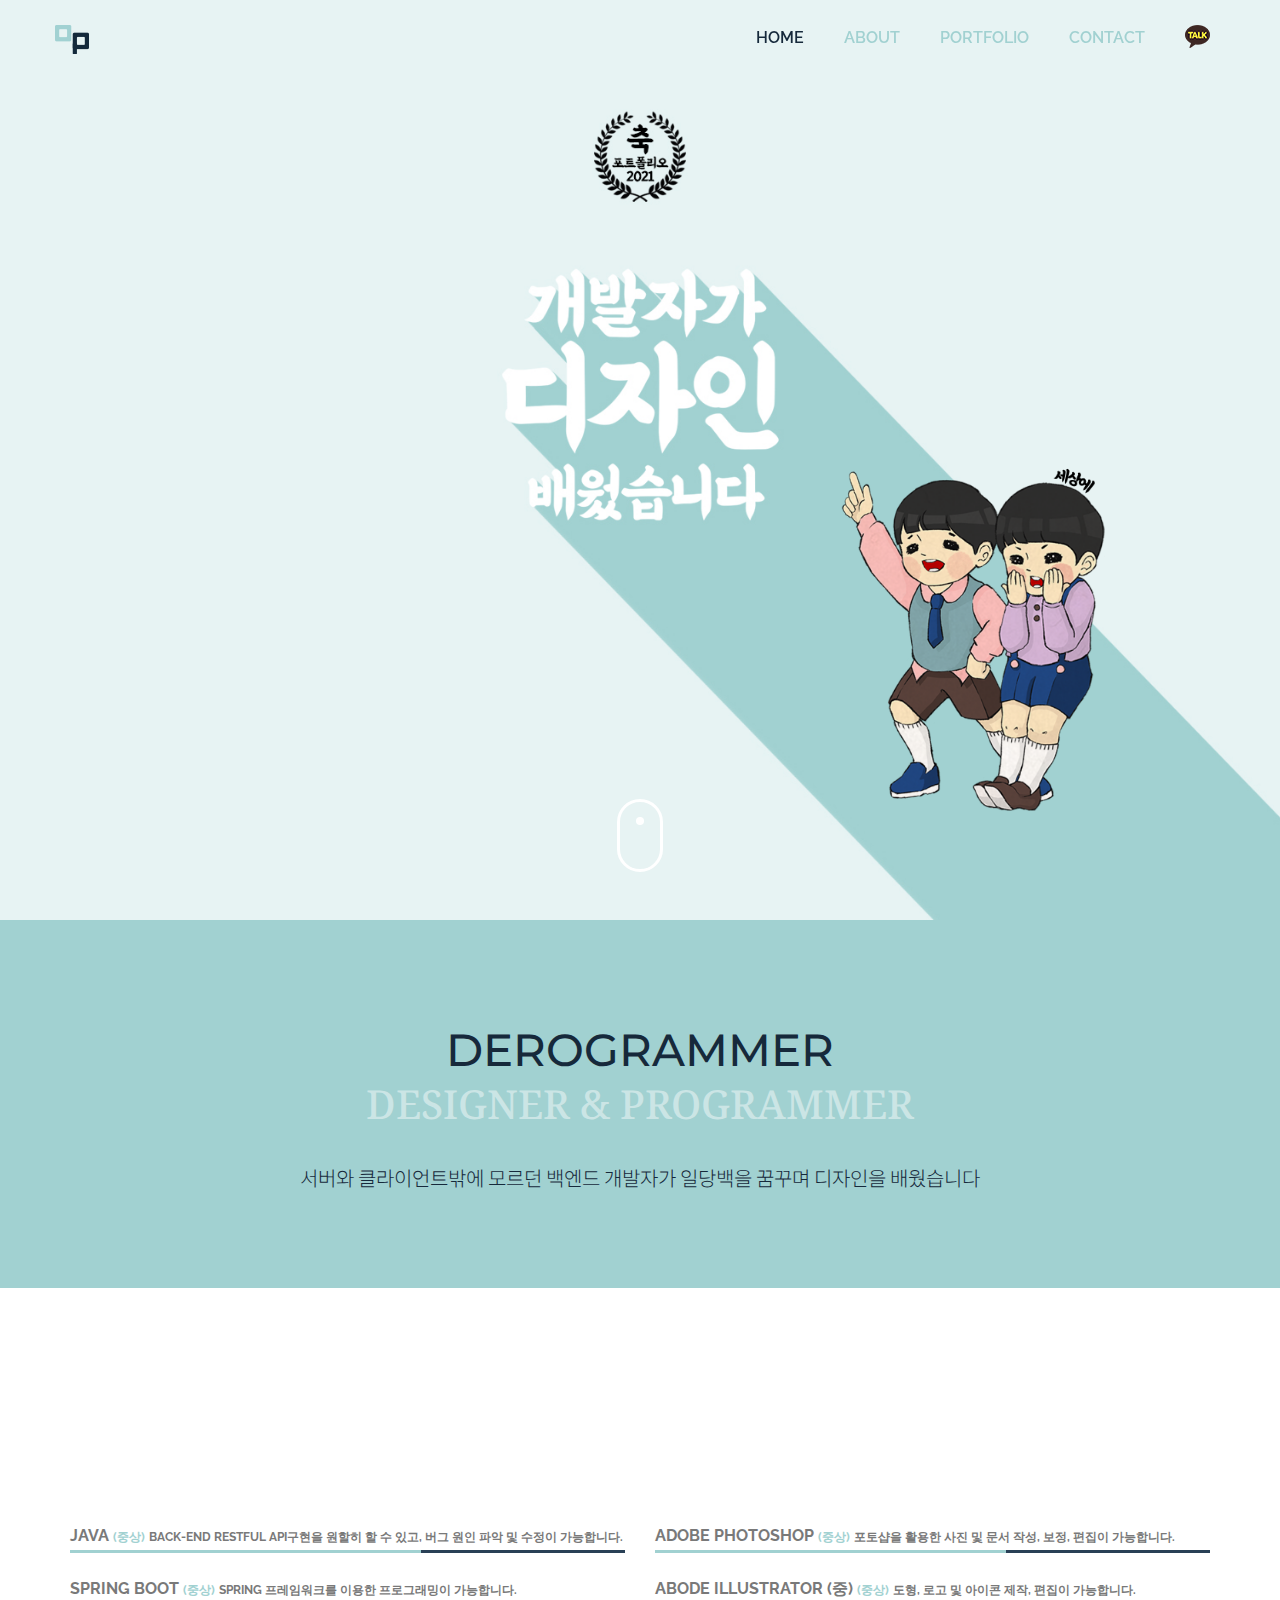
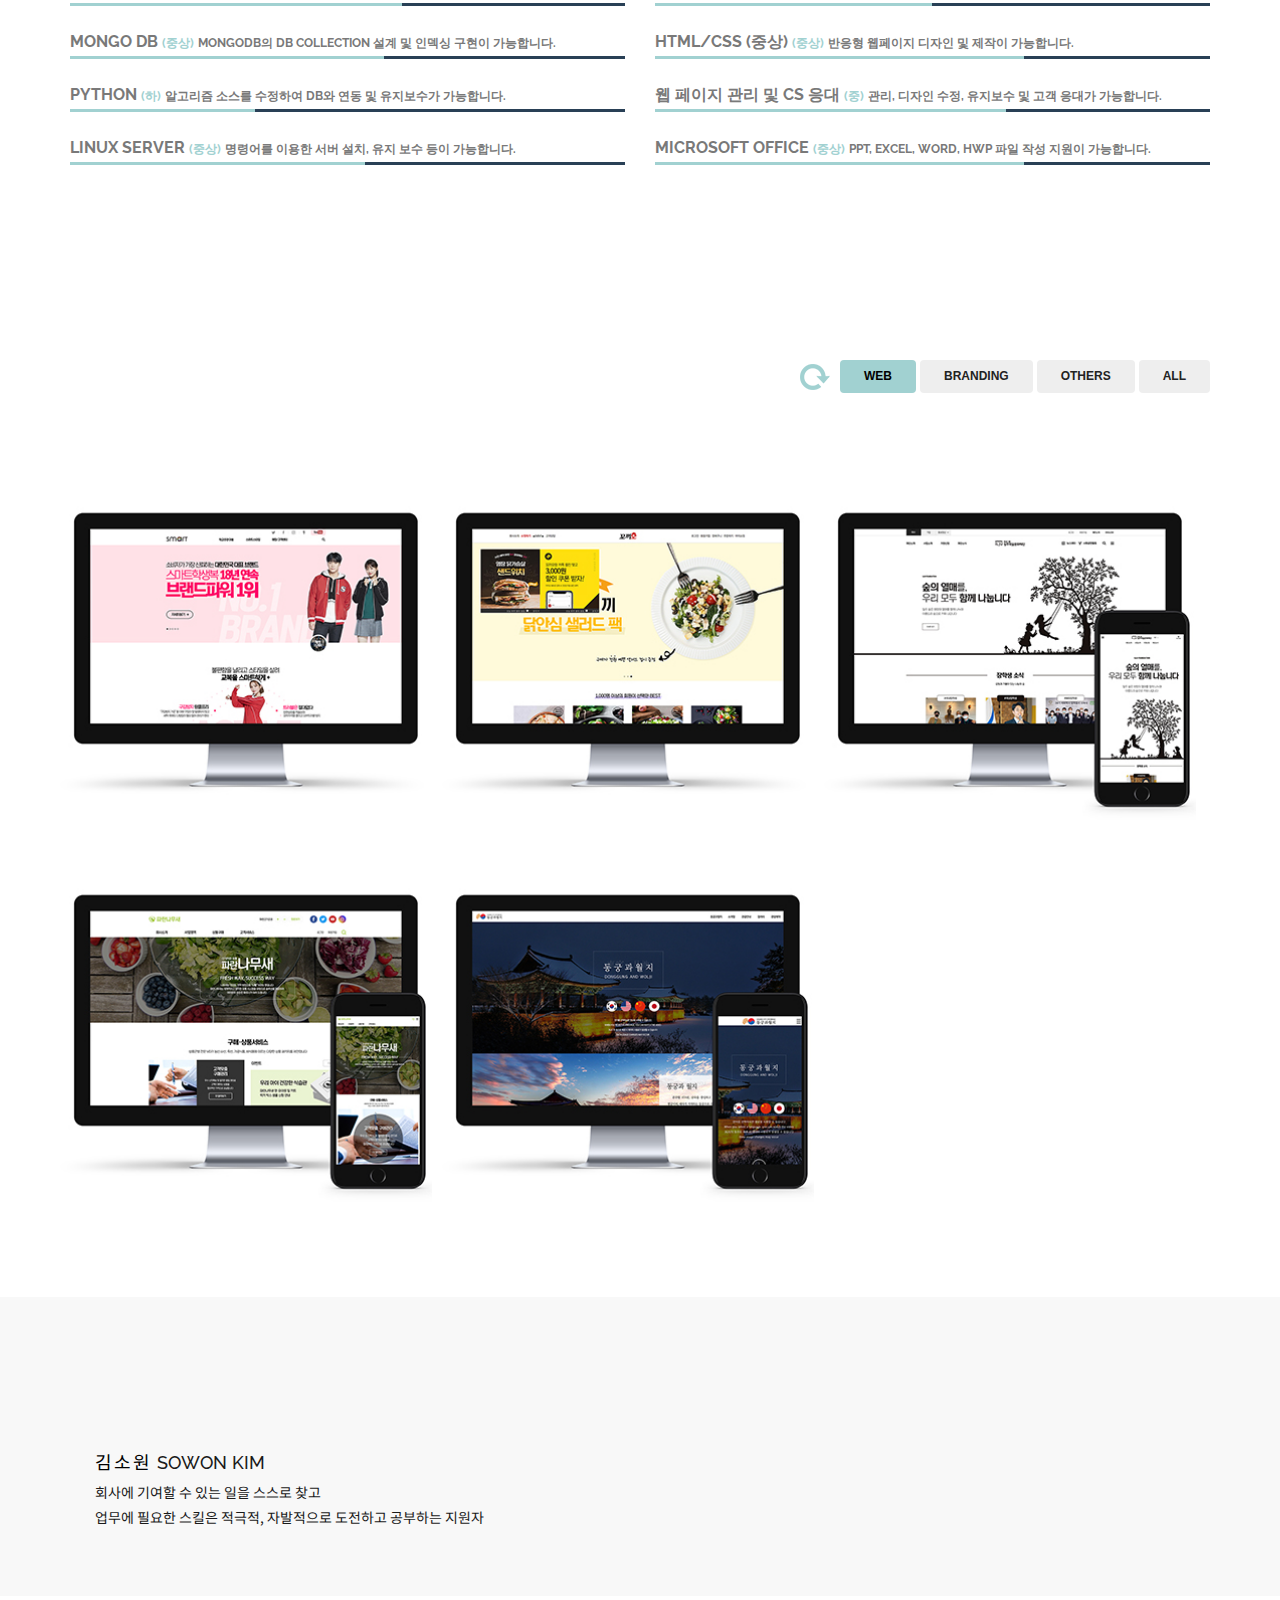
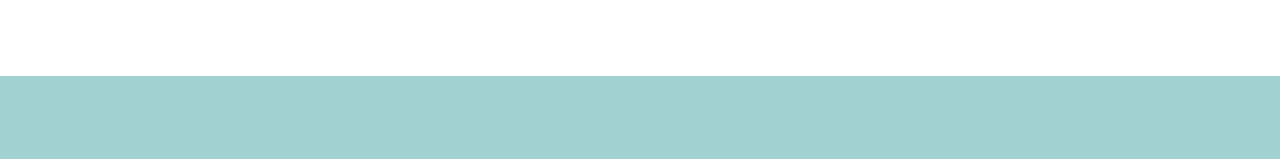
<file: index.html>
<!doctype html>
<!--[if lt IE 7]>      <html class="no-js lt-ie9 lt-ie8 lt-ie7" lang=""> <![endif]-->
<!--[if IE 7]>
<html class="no-js lt-ie9 lt-ie8" lang="">
<![endif]-->
<!--[if IE 8]>
<html class="no-js lt-ie9" lang="">
<![endif]-->
<!--[if gt IE 8]>
<!-->
<html class="no-js" lang="en">
<!--<![endif]-->

<head>
    <meta http-equiv='content-type' content='text/html; charset=utf-8'>
    <title>DEROGRAMMER</title>
    <meta name="description" content="">
    <meta name="viewport" content="width=device-width, initial-scale=1">
    <link rel="icon" type="image/png" href="favicon.ico">

    <!--Google Font link-->
    <link href="https://fonts.googleapis.com/css?family=Montserrat:400,700" rel="stylesheet">
    <link href="https://fonts.googleapis.com/css?family=Kaushan+Script" rel="stylesheet">
    <link href="https://fonts.googleapis.com/css?family=Droid+Serif:400,400i,700,700i" rel="stylesheet">
    <link href="https://fonts.googleapis.com/css?family=Raleway:100,100i,200,200i,300,300i,400,400i,500,500i,600,600i,700,700i,800,800i,900,900i" rel="stylesheet">
    <link href="https://fonts.googleapis.com/css2?family=Noto+Sans+KR:wght@100;300;400;500;700;900&display=swap" rel="stylesheet">


    <link rel="stylesheet" href="assets/css/slick.css">
    <link rel="stylesheet" href="assets/css/slick-theme.css">
    <link rel="stylesheet" href="assets/css/animate.css">
    <link rel="stylesheet" href="assets/css/iconfont.css">
    <link rel="stylesheet" href="assets/css/font-awesome.min.css">
    <link rel="stylesheet" href="assets/css/bootstrap.css">
    <link rel="stylesheet" href="assets/css/magnific-popup.css">
    <link rel="stylesheet" href="assets/css/bootsnav.css">

    <!--For Plugins external css-->

    <link rel="stylesheet" href="assets/css/plugins.css" />


    <!--Theme custom css -->
    <link rel="stylesheet" href="assets/css/style.css">

    <!--Theme Responsive css-->
    <link rel="stylesheet" href="assets/css/responsive.css" />


</head>

<body data-spy="scroll" data-target=".navbar-collapse" data-offset="100">

    <a id="MOVE_TOP_BTN" href="#">
        <img src="assets/images/top.png"></a>
    <!-- Preloader -->
        <div id="loading">
        <div id="loading-center">
            <div id="loading-center-absolute">
                <div class="object" id="object_one"></div>
                <div class="object" id="object_two"></div>
                <div class="object" id="object_three"></div>
                <div class="object" id="object_four"></div>
            </div>
        </div>
    </div>
    <!--End off Preloader -->


    <div class="culmn">
        <!--Home page style-->


        <nav class="navbar navbar-default bootsnav navbar-fixed no-background white">




            <div class="container">


                <!-- Start Header Navigation -->
                <div class="navbar-header">
                    <button type="button" class="navbar-toggle" data-toggle="collapse" data-target="#navbar-menu">
                        <i class="fa fa-bars"></i>
                    </button>
                    <a class="navbar-brand" href="#brand">
                        <img src="assets/images/logo.png" class="logo" alt="">
                        <!--<img src="assets/images/footer-logo.png" class="logo logo-scrolled" alt="">-->
                    </a>

                </div>
                <!-- End Header Navigation -->

                <!-- navbar menu -->
                <div class="collapse navbar-collapse" id="navbar-menu">
                    <ul class="nav navbar-nav navbar-right">
                        <li><a href="#home">HOME</a></li>
                        <li><a href="#about">ABOUT</a></li>
                        <li><a href="#portfolio">PORTFOLIO</a></li>
                        <li><a href="#test">CONTACT</a></li>
                        <li><a href="https://open.kakao.com/o/s7FBWYgd" target="_blank"><img src="assets/images/talk.png"></a></li>
                    </ul>
                </div><!-- /.navbar-collapse -->
            </div>

        </nav>

        <!--Home Sections-->

        <section id="home" class="home bg-black fix">
            <div class="overlay"></div>
            <div class="container">
                <div class="row">
                    <div class="main_home text-center">
                        <div class="col-md-12">
                            <div class="hello">
                                <div class="slid_item">
                                    <div class="home_text">
                                        <!-- <div class="skicker_1"></div>
                                        <div class="skicker_2"></div>-->
                                        <div class="sticker_3"></div>
                                    </div>
                                </div><!-- End off slid item -->

                            </div>
                        </div>

                    </div>


                    <a class="mouse-scroll" href="#about">
                        <span class="mouse">
                            <span class="mouse-movement"></span>
                        </span>
                        <span class="mouse-message fadeIn">Explore</span> <br />
                        <!--<i class="fa fa-angle-down m-top-10 fadeIn mouse-message"></i>-->
                    </a>

                </div>
                <!--End off row-->
            </div>
            <!--End off container -->
        </section>
        <!--End off Home Sections-->



        <!--About Section-->
        <section id="about" class="about bg-yellow roomy-80">
            <div class="container">
                <div class="row">
                    <div class="col-sm-12">
                        <div class="main_about text-center">
                            <h1 class="text-black">DEROGRAMMER</h1>
                            <h2 class="text-white">DESIGNER & PROGRAMMER</h2>
                            <h3 class="text-black text-uppercase">
                                서버와 클라이언트밖에 모르던 백엔드 개발자가 일당백을 꿈꾸며 디자인을 배웠습니다
                            </h3>

                        </div>
                    </div>
                </div>
            </div>
        </section>





        <!--Team And Skill Section-->
        <section id="teams" class="teams roomy-80">
            <div class="container">
                <div class="row">
                    <div class="main_teams_content fix">
                        <div class="col-md-6">
                            <div class="teams_item">
                                <div class="head_title">
                                    <h2 class="text-uppercase wow  fadeInDown">ABOUT <strong>WHAT</strong></h2>
                                </div>
                            </div>
                        </div>

                    </div><!-- End off main Team -->


                    <div class="col-md-12">
                        <div class="skill">
                            <div class="team_content_details_skills m-top-50 ">
                                <div class="row">
                                    <div class="col-sm-6">
                                        <div class="teamskillbar clearfix m-top-50 text-uppercase " data-percent="90%">
                                            <label>Java
                                                <span>(중상)</span>
                                                <span>Back-end Restful API구현을 원할히 할 수 있고, 버그 원인 파악 및 수정이 가능합니다.</span>
                                            </label>
                                            <div class="teamskillbar-bar" style="width: 10%;"></div>
                                        </div> <!-- End Skill Bar -->

                                        <div class="teamskillbar clearfix m-top-50 text-uppercase" data-percent="85%">
                                            <label>Spring Boot
                                                <span>(중상)</span>
                                                <span>Spring 프레임워크를 이용한 프로그래밍이 가능합니다.</span>
                                            </label>
                                            <div class="teamskillbar-bar" style="width: 10%;"></div>
                                        </div> <!-- End Skill Bar -->

                                        <div class="teamskillbar clearfix m-top-50 text-uppercase" data-percent="80%">
                                            <label>Mongo DB
                                                <span>(중상)</span>
                                                <span>MongoDB의 DB Collection 설계 및 인덱싱 구현이 가능합니다.</span>
                                            </label>
                                            <div class="teamskillbar-bar" style="width: 10%;"></div>
                                        </div> <!-- End Skill Bar -->

                                        <div class="teamskillbar clearfix m-top-50 text-uppercase" data-percent="45%">
                                            <label>Python
                                                <span>(하)</span>
                                                <span>알고리즘 소스를 수정하여 DB와 연동 및 유지보수가 가능합니다.</span>
                                            </label>
                                            <div class="teamskillbar-bar" style="width: 10%;"></div>
                                        </div> <!-- End Skill Bar -->

                                        <div class="teamskillbar clearfix m-top-50 text-uppercase" data-percent="75%">
                                            <label>Linux Server
                                                <span>(중상)</span>
                                                <span>명령어를 이용한 서버 설치, 유지 보수 등이 가능합니다. </span>
                                            </label>
                                            <div class="teamskillbar-bar" style="width: 10%;"></div>
                                        </div> <!-- End Skill Bar -->
                                    </div>

                                    <div class="col-sm-6">
                                        <div class="teamskillbar clearfix m-top-50 text-uppercase" data-percent="90%">
                                            <label>Adobe Photoshop
                                                <span>(중상)</span>
                                                <span>포토샵을 활용한 사진 및 문서 작성, 보정, 편집이 가능합니다.</span>
                                            </label>
                                            <div class="teamskillbar-bar" style="width: 10%;"></div>
                                        </div> <!-- End Skill Bar -->

                                        <div class="teamskillbar clearfix m-top-50 text-uppercase" data-percent="70%">
                                            <label>Abode Illustrator (중)
                                                <span>(중상)</span>
                                                <span>도형, 로고 및 아이콘 제작, 편집이 가능합니다.</span></label>
                                            <div class="teamskillbar-bar" style="width: 10%;"></div>
                                        </div> <!-- End Skill Bar -->

                                        <div class="teamskillbar clearfix m-top-50 text-uppercase" data-percent="95%">
                                            <label>HTML/CSS (중상)
                                                <span>(중상)</span>
                                                <span>반응형 웹페이지 디자인
                                                    및 제작이 가능합니다.</span>
                                            </label>
                                            <div class="teamskillbar-bar" style="width: 10%;"></div>
                                        </div> <!-- End Skill Bar -->

                                        <div class="teamskillbar clearfix m-top-50 text-uppercase" data-percent="90%">
                                            <label>웹 페이지 관리 및 CS 응대
                                                <span>(중)</span>
                                                <span>관리, 디자인 수정, 유지보수 및 고객 응대가 가능합니다.</span>
                                            </label>
                                            <div class="teamskillbar-bar" style="width: 10%;"></div>
                                        </div> <!-- End Skill Bar -->

                                        <div class="teamskillbar clearfix m-top-50 text-uppercase" data-percent="95%">
                                            <label>Microsoft Office
                                                <span>(중상)</span>
                                                <span>PPT, Excel, Word, hwp 파일 작성 지원이 가능합니다.</span>
                                            </label>
                                            <div class="teamskillbar-bar" style="width: 10%;"></div>
                                        </div> <!-- End Skill Bar -->
                                    </div>

                                </div>
                            </div>
                        </div><!-- End off skill -->
                    </div><!-- End col-md-12 -->
                </div><!-- End off row -->
            </div><!-- End off container -->
        </section><!-- End off Team & Skill section -->

        <!--Portfolio Section-->



        <section id="portfolio" class="portfolio margin-top-120">

            <!-- Portfolio container-->
            <div class="container">
                <div class="row">
                    <div class="main-portfolio roomy-80">

                        <div class="col-md-4">
                            <div class="head_title text-left sm-text-center wow fadeInDown">
                                <h2 class="text-uppercase wow  fadeInDown">PORTFOLIO<strong> LIST</strong></h2>
                            </div>
                        </div>

                        <div class="col-md-8">
                            <div class="filters-button-group text-right sm-text-center">
                               <button class="refresh" onClick="window.location.reload()"><img src="assets/images/refresh.png"></button>
                                <button id="my-btn" class="btn button" data-filter=".metal">WEB</button>
                                <button class="btn button" data-filter=".alkali">BRANDING</button>
                                <button class="btn button" data-filter=".ar">OTHERS</button>
                                <button class="btn button" data-filter="*">ALL</button>
                            </div>
                        </div>



                        <div style="clear: both;"></div>
                        <div class="grid_margin">
                            <div class="grid text-center">

                                <!--web-->
                                <div class="grid-item metal">
                                    <img alt="" src="assets/images/port/web/thumb/1.jpg">
                                    <div class="grid_hover_area text-center">
                                        <div class="girid_hover_text m-top-110">
                                            <h4 class="text-white">브랜드 웹 페이지 리뉴얼 디자인</h4>
                                            <p class="text-white">스마트교복</p>
                                            <a href="https://kimsowon.github.io/project1/" class="btn btn-primary" target="_blank">사이트</a>
                                            <a href="assets/images/port/detail/10.jpg" class="btn btn-primary popup-img">콘셉트</a>
                                        </div>
                                    </div><!-- End off grid Hover area -->
                                </div><!-- End off grid item -->

                                <div class="grid-item metal">
                                    <img alt="" src="assets/images/port/web/thumb/2.jpg">
                                    <div class="grid_hover_area text-center">
                                        <div class="girid_hover_text m-top-110">
                                            <h4 class="text-white">카페24 쇼핑몰 디자인</h4>
                                            <p class="text-white">꼬끼오</p>
                                            <a href="http://cockadoodledoo.cafe24.com/" class="btn btn-primary" target="_blank">사이트</a>
                                            <a href="assets/images/port/detail/11.jpg" class="btn btn-primary popup-img">콘셉트</a>
                                        </div>
                                    </div><!-- End off grid Hover area -->
                                </div><!-- End off grid item -->
                                <div class="grid-item metal">
                                    <img alt="" src="assets/images/port/web/thumb/3.jpg">
                                    <div class="grid_hover_area text-center">
                                        <div class="girid_hover_text m-top-110">
                                            <h4 class="text-white">기관 웹 페이지 리뉴얼 디자인</h4>
                                            <p class="text-white">[반응형] 일주학술문화재단</p>
                                            <a href="https://kimsowon.github.io/project2/" class="btn btn-primary" target="_blank">사이트</a>
                                            <a href="assets/images/port/detail/12.jpg" class="btn btn-primary popup-img">콘셉트</a>
                                            <a href="ilju.html" class="btn btn-primary" target="_blank">설계</a>
                                        </div>
                                    </div><!-- End off grid Hover area -->
                                </div><!-- End off grid item -->
                                <div class="grid-item metal">
                                    <img alt="" src="assets/images/port/web/thumb/4.jpg">
                                    <div class="grid_hover_area text-center">
                                        <div class="girid_hover_text m-top-110">
                                            <h4 class="text-white">일반기업 웹 페이지 디자인</h4>
                                            <p class="text-white">[반응형] 파란나무새</p>
                                            <a href="https://kimsowon.github.io/project3/" class="btn btn-primary" target="_blank">사이트</a>
                                            <a href="paran_concept.html" class="btn btn-primary" target="_blank">콘셉트</a>
                                            <a href="paran_bx.html" class="btn btn-primary" target="_blank">BX</a>

                                        </div>
                                    </div><!-- End off grid Hover area -->
                                </div><!-- End off grid item -->
                                <div class="grid-item metal">
                                    <img alt="" src="assets/images/port/web/thumb/5.jpg">
                                    <div class="grid_hover_area text-center">
                                        <div class="girid_hover_text m-top-110">
                                            <h4 class="text-white">기관 웹 페이지 디자인</h4>
                                            <p class="text-white">[반응형] 동궁과 월지</p>
                                            <a href="https://kimsowon.github.io/project4/" class="btn btn-primary" target="_blank">사이트</a>
                                            <a href="assets/images/port/detail/13.jpg" class="btn btn-primary popup-img">콘셉트</a>
                                        </div>
                                    </div><!-- End off grid Hover area -->
                                </div><!-- End off grid item -->
                                <!--web end-->

                                <div class="grid-item ar">
                                    <img alt="" src="assets/images/port/others/thumb/3.jpg">
                                    <div class="grid_hover_area text-center">
                                        <div class="girid_hover_text m-top-110">
                                            <h4 class="text-white">랜딩 페이지 디자인</h4>
                                            <p class="text-white">이삭토스트 창업 안내</p>
                                            <a href="landing.html" class="btn btn-primary" target="_blank">랜딩페이지 상세</a>
                                        </div>
                                    </div>
                                </div>


                                <!--BRANDING-->
                                <div class="grid-item alkali">
                                    <img alt="" src="assets/images/port/branding/thumb/1.jpg">
                                    <div class="grid_hover_area text-center">
                                        <div class="girid_hover_text m-top-110">
                                            <h4 class="text-white">쇼핑몰 이벤트</h4>
                                            <p class="text-white">메인 페이지 팝업 및 상세 페이지</p>
                                            <a href="assets/images/port/detail/1.jpg" class="btn btn-primary popup-img">콘셉트</a>
                                            <a href="assets/images/port/branding/detail/1.jpg" class="btn btn-primary popup-img">상세</a>
                                        </div>
                                    </div>
                                </div>

                                <div class="grid-item alkali">
                                    <img alt="" src="assets/images/port/branding/thumb/2.jpg">
                                    <div class="grid_hover_area text-center">
                                        <div class="girid_hover_text m-top-110">
                                            <h4 class="text-white">쇼핑몰 이벤트</h4>
                                            <p class="text-white">메인 페이지 팝업 및 상세 페이지</p>
                                            <a href="assets/images/port/detail/2.jpg" class="btn btn-primary popup-img">콘셉트</a>
                                            <a href="assets/images/port/branding/detail/2.jpg" class="btn btn-primary popup-img">상세</a>
                                        </div>
                                    </div>
                                </div>
                                <div class="grid-item alkali">
                                    <img alt="" src="assets/images/port/branding/thumb/3.jpg">
                                    <div class="grid_hover_area text-center">
                                        <div class="girid_hover_text m-top-110">
                                            <h4 class="text-white">쇼핑몰 이벤트</h4>
                                            <p class="text-white">메인 페이지 팝업 및 상세 페이지</p>
                                            <a href="assets/images/port/detail/3.jpg" class="btn btn-primary popup-img">콘셉트</a>
                                            <a href="assets/images/port/branding/detail/3.jpg" class="btn btn-primary popup-img">상세</a>
                                        </div>
                                    </div>
                                </div>
                                <div class="grid-item alkali">
                                    <img alt="" src="assets/images/port/branding/thumb/4.jpg">
                                    <div class="grid_hover_area text-center">
                                        <div class="girid_hover_text m-top-110">
                                            <h4 class="text-white">쇼핑몰 이벤트</h4>
                                            <p class="text-white">메인 페이지 팝업</p>
                                            <a href="assets/images/port/detail/4.jpg" class="btn btn-primary popup-img">콘셉트</a>
                                        </div>
                                    </div>
                                </div>

                                <div class="grid-item alkali">
                                    <img alt="" src="assets/images/port/branding/thumb/5.jpg">
                                    <div class="grid_hover_area text-center">
                                        <div class="girid_hover_text m-top-110">
                                            <h4 class="text-white">쇼핑몰 이벤트</h4>
                                            <p class="text-white">메인 페이지 팝업 이미지</p>
                                            <a href="assets/images/port/detail/5.jpg" class="btn btn-primary popup-img">콘셉트</a>
                                        </div>
                                    </div>
                                </div>

                                <div class="grid-item alkali">
                                    <img alt="" src="assets/images/port/branding/thumb/7.jpg">
                                    <div class="grid_hover_area text-center">
                                        <div class="girid_hover_text m-top-110">
                                            <h4 class="text-white">쇼핑몰 배너</h4>
                                            <p class="text-white">인터셉트 배너 이미지</p>
                                            <a href="assets/images/port/detail/9.jpg" class="btn btn-primary popup-img">콘셉트</a>
                                        </div>
                                    </div>
                                </div>
                                <!--BRANDING end-->




                                <div class="grid-item alkali">
                                    <img alt="" src="assets/images/port/branding/thumb/6.jpg">
                                    <div class="grid_hover_area text-center">
                                        <div class="girid_hover_text m-top-110">
                                            <h4 class="text-white">쇼핑몰 메인 이미지</h4>
                                            <p class="text-white">메인 슬라이드용 이미지</p>
                                            <a href="assets/images/port/detail/6.jpg" class="btn btn-primary popup-img">콘셉트</a>
                                        </div>
                                    </div>
                                </div>
                                <div class="grid-item alkali">
                                    <img alt="" src="assets/images/port/branding/thumb/9.jpg">
                                    <div class="grid_hover_area text-center">
                                        <div class="girid_hover_text m-top-110">
                                            <h4 class="text-white">쇼핑몰 메인 이미지</h4>
                                            <p class="text-white">메인 슬라이드용 이미지</p>
                                            <a href="assets/images/port/detail/8.jpg" class="btn btn-primary popup-img">콘셉트</a>
                                        </div>
                                    </div>
                                </div>
                                <div class="grid-item alkali">
                                    <img alt="" src="assets/images/port/branding/thumb/10.jpg">
                                    <div class="grid_hover_area text-center">
                                        <div class="girid_hover_text m-top-110">
                                            <h4 class="text-white">쇼핑몰 메인 이미지</h4>
                                            <p class="text-white">메인 슬라이드용 이미지</p>
                                            <a href="assets/images/port/detail/7.jpg" class="btn btn-primary popup-img">콘셉트</a>
                                        </div>
                                    </div>
                                </div>

                                <div class="grid-item ar">
                                    <img alt="" src="assets/images/port/others/thumb/5.jpg">
                                    <div class="grid_hover_area text-center">
                                        <div class="girid_hover_text m-top-110">
                                            <h4 class="text-white">쇼핑몰 상세 페이지</h4>
                                            <p class="text-white">꼬끼오 샐러드 판매 상세</p>
                                            <a href="shopping_detail.html" class="btn btn-primary" target="_blank">자세히 보기</a>
                                        </div>
                                    </div>
                                </div>

                                <!--others-->
                              

                                <div class="grid-item ar">
                                    <img alt="" src="assets/images/port/others/thumb/2.jpg">
                                    <div class="grid_hover_area text-center">
                                        <div class="girid_hover_text m-top-110">
                                            <h4 class="text-white">카드뉴스 디자인</h4>
                                            <p class="text-white">지구의 날 캠페인</p>
                                            <a href="card_news.html" class="btn btn-primary" target="_blank">자세히 보기</a>
                                        </div>
                                    </div>
                                </div>
                                
                          
                                
                                
                                  <div class="grid-item ar">
                                    <img alt="" src="assets/images/port/others/thumb/1.jpg">
                                    <div class="grid_hover_area text-center">
                                        <div class="girid_hover_text m-top-110">
                                            <h4 class="text-white">포스터 디자인</h4>
                                            <p class="text-white">모이나크 발레 뮤지컬</p>
                                            <a href="assets/images/port/others/1_1.jpg" class="btn btn-primary popup-img">자세히보기</a>
                                            <a href="assets/images/port/others/1.jpg" class="btn btn-primary popup-img">목업</a>
                                        </div>
                                    </div>
                                </div>
                                
                                      <div class="grid-item ar">
                                    <img alt="" src="assets/images/port/others/thumb/6.jpg">
                                    <div class="grid_hover_area text-center">
                                        <div class="girid_hover_text m-top-110">
                                            <h4 class="text-white">디지털 드로잉</h4>
                                            <p class="text-white">태블릿 작업</p>
                                            <a href="assets/images/port/detail/drawing.gif" class="btn btn-primary popup-img">자세히보기</a>
                                        </div>
                                    </div>
                                </div>
                                <!--others end-->
                            </div>
                        </div>


                        <div style="clear: both;"></div>


                    </div>
                </div>
            </div><!-- Portfolio container end -->
        </section><!-- End off portfolio section -->




        <!--Test section-->
        <section id="test" class="test bg-grey roomy-60 fix">
            <div class="container">
                <div class="row">
                    <div class="main_test fix">

                        <div class="sm-m-top-40">
                            <div class="test_item1 fix ">
                                <div class="head_title fix">
                                    <h2 class="text-uppercase wow  fadeInDown">CONTACT <strong>ME</strong></h2>
                                </div>


                                <div class="item_text">
                                    <h5><span>김소원</span> SOWON KIM</h5>
                                    <h6>회사에 기여할 수 있는 일을 스스로 찾고</h6>
                                    <h6>업무에 필요한 스킬은 적극적, 자발적으로 도전하고 공부하는 지원자</h6>

                                </div>
                            </div>
                        </div>
                    </div>
                </div>
            </div>
        </section><!-- End off test section -->


        <footer id="contact" class="footer action-lage bg-black p-top-80">
            <!--<div class="action-lage"></div>-->

            <div class="main_footer fix bg-mega text-center p-top-40 p-bottom-30 m-top-80">
                <div class="col-md-12">
                    <p class="footer_text wow  dsa" data-wow-duration="1s">
                        THANK YOU FOR VISITING
                    </p>
                </div>
            </div>
        </footer>

    </div>

    <!-- JS includes -->
    <script src="assets/js/vendor/jquery-1.11.2.min.js"></script>
    <script src="assets/js/vendor/bootstrap.min.js"></script>

    <script src="assets/js/jquery.magnific-popup.js"></script>
    <!--<script src="assets/js/jquery.easypiechart.min.js"></script>-->
    <script src="assets/js/jquery.easing.1.3.js"></script>
    <!--<script src="assets/js/slick.js"></script>-->
    <script src="assets/js/slick.min.js"></script>
    <script src="assets/js/js.isotope.js"></script>
    <script src="assets/js/jquery.collapse.js"></script>
    <script src="assets/js/bootsnav.js"></script>

    <script src="assets/js/masonry.pkgd.min.js"></script>

    <script src="assets/js/plugins.js"></script>
    <script src="assets/js/main.js"></script>



    <script>
        $(function() {
            $(window).scroll(function() {
                if ($(this).scrollTop() > 700) {
                    $('#MOVE_TOP_BTN').fadeIn();
                } else {
                    $('#MOVE_TOP_BTN').fadeOut();
                }
            });

            $("#MOVE_TOP_BTN").click(function() {
                $('html, body').animate({
                    scrollTop: 0
                }, 500);
                return false;
            });
        });

    </script>

   <script>
        $(document).ready(function() {
            setTimeout(function() {
                if (self.name != 'reload') {
                    self.name = 'reload';
                    self.location.reload(true);
                } else self.name = '';
            }, 3000);
        });

    </script>
  <script type="text/javascript">
        $(document).ready(function() {
            $("#my-btn").trigger('click');
        });

    </script>
</body>

</html>
</file>
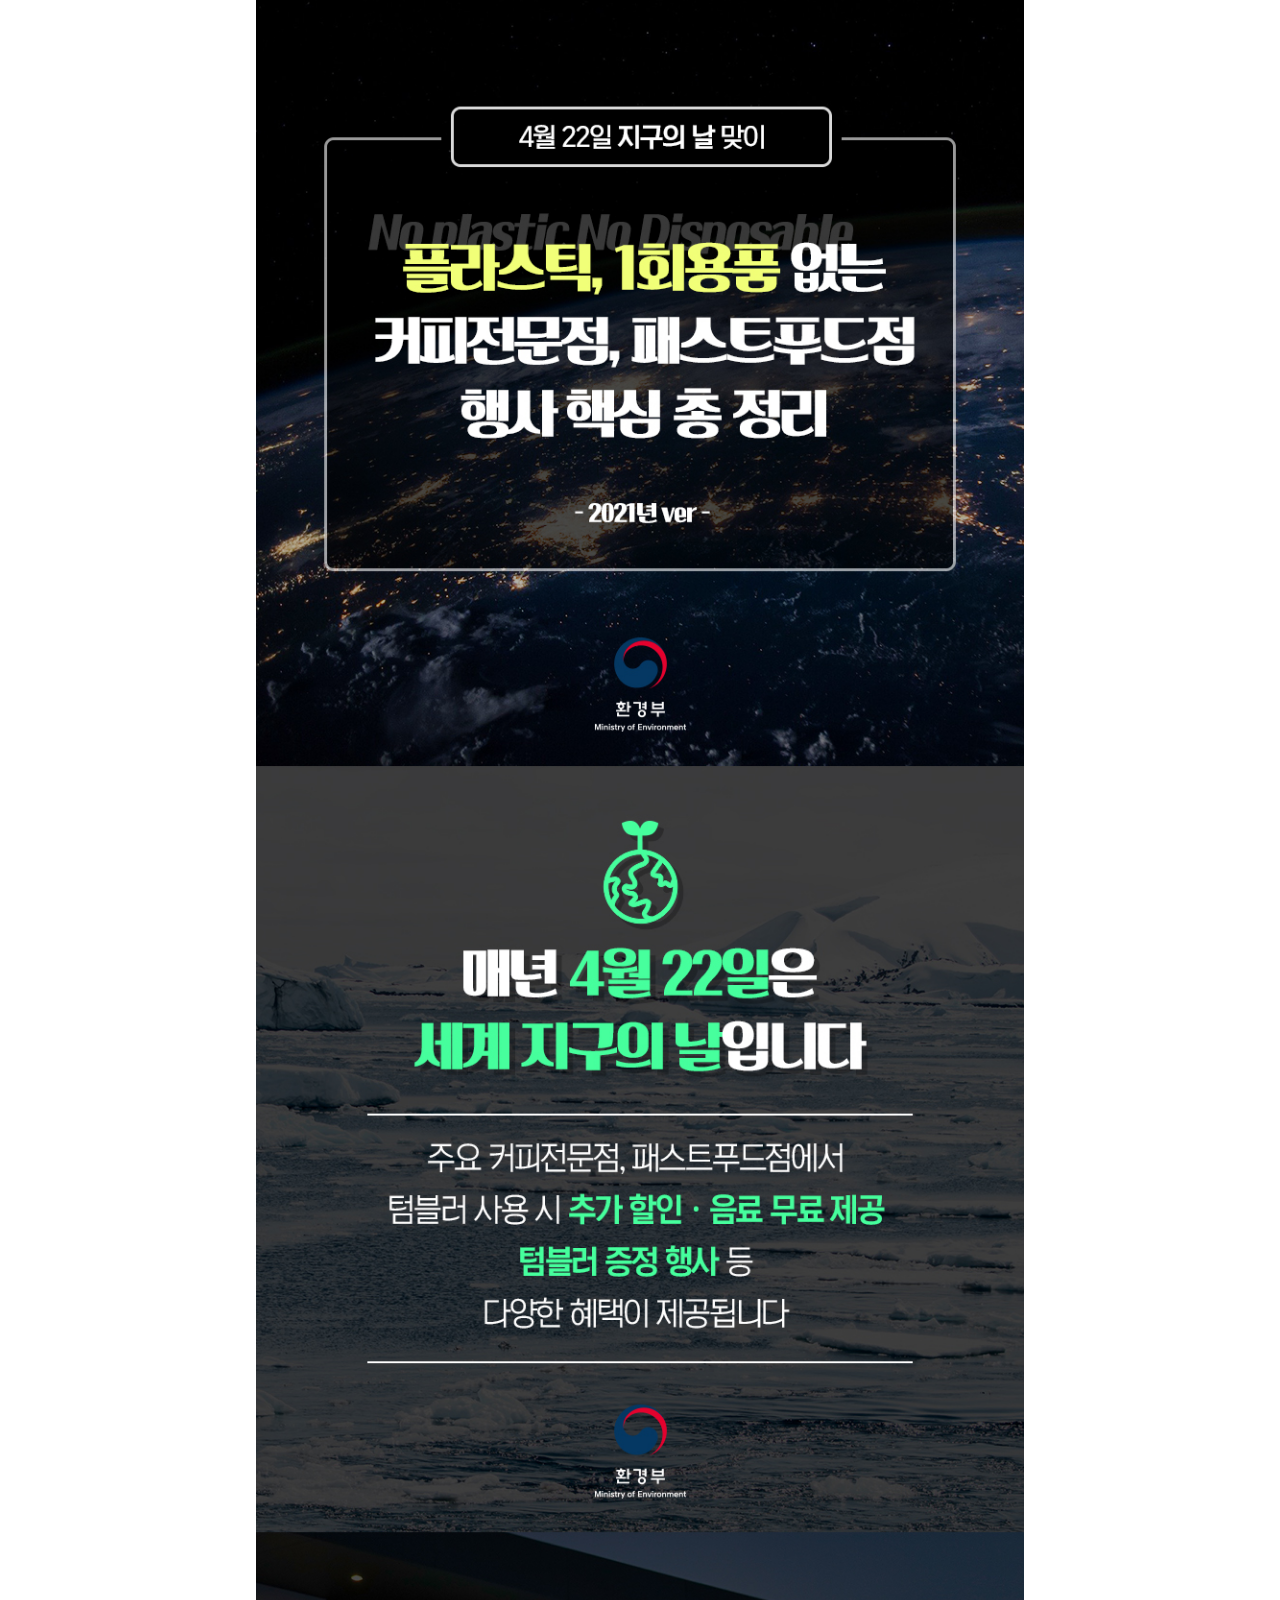
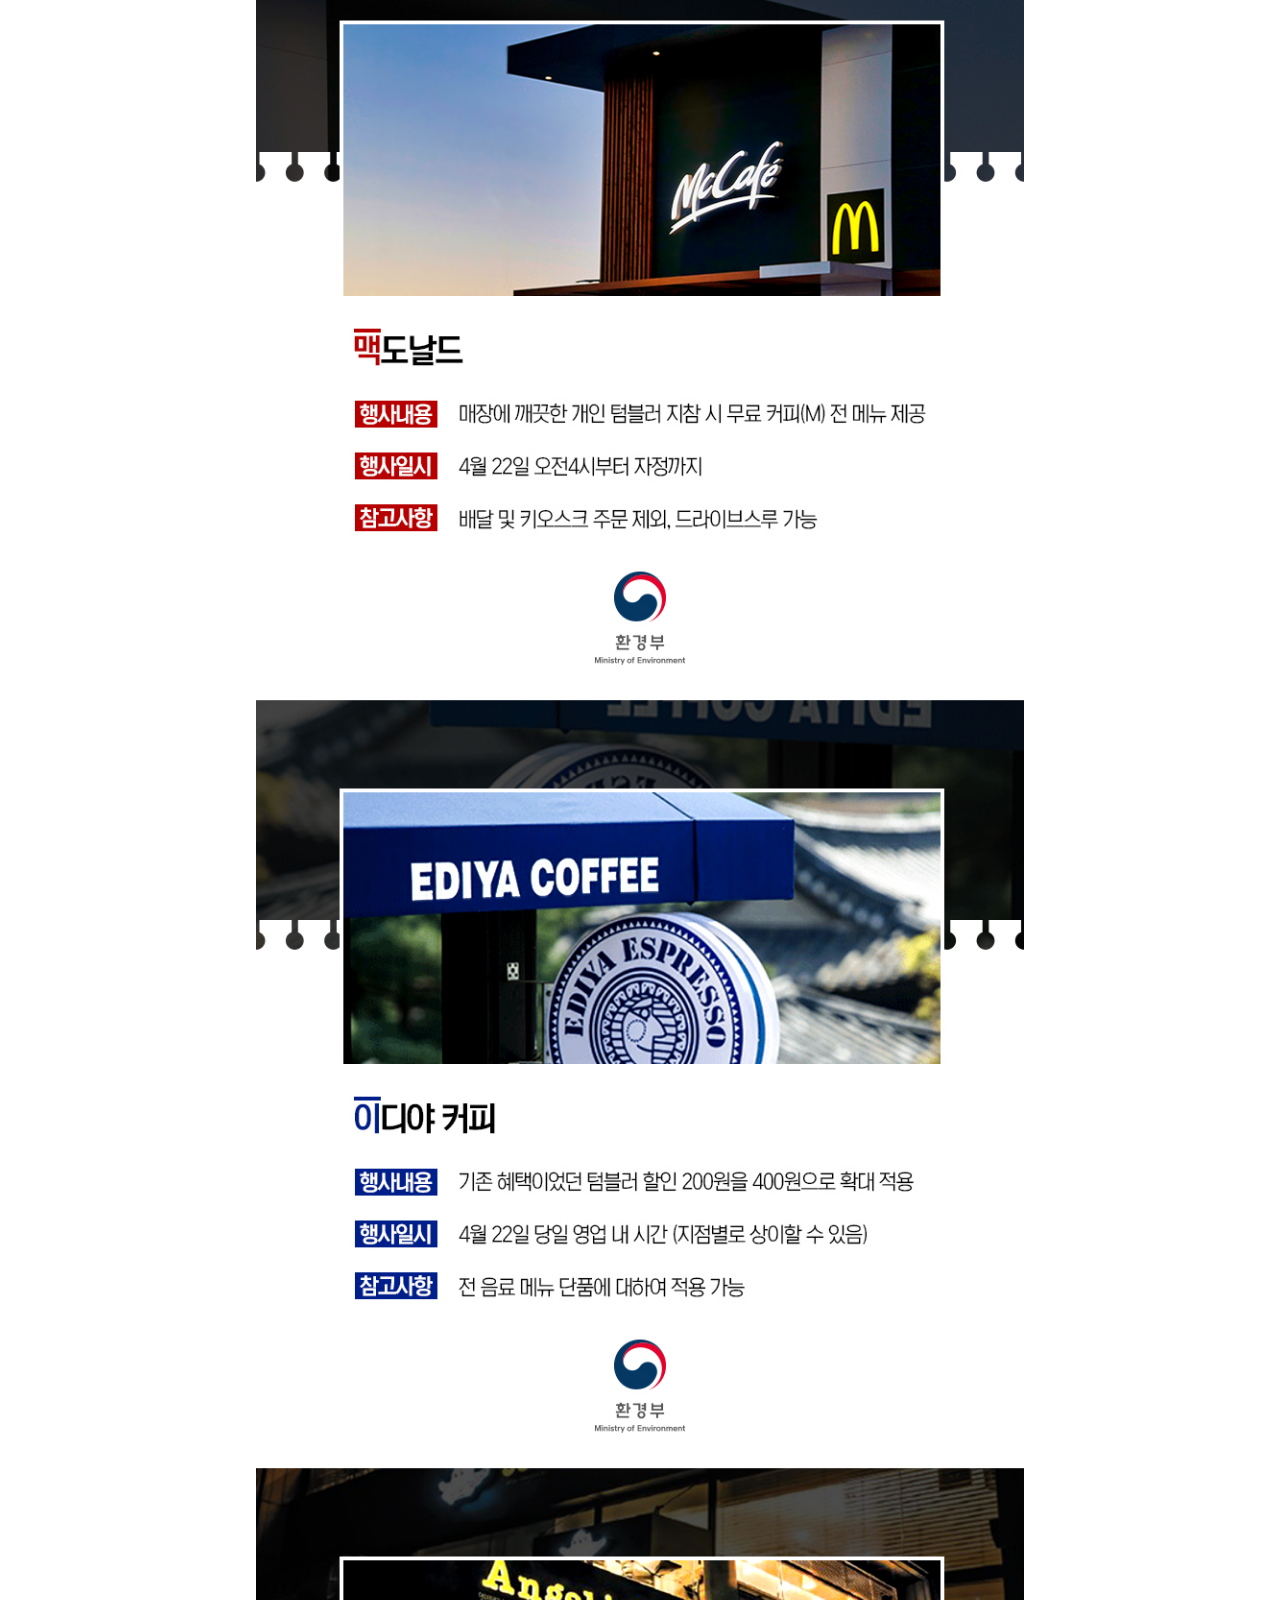
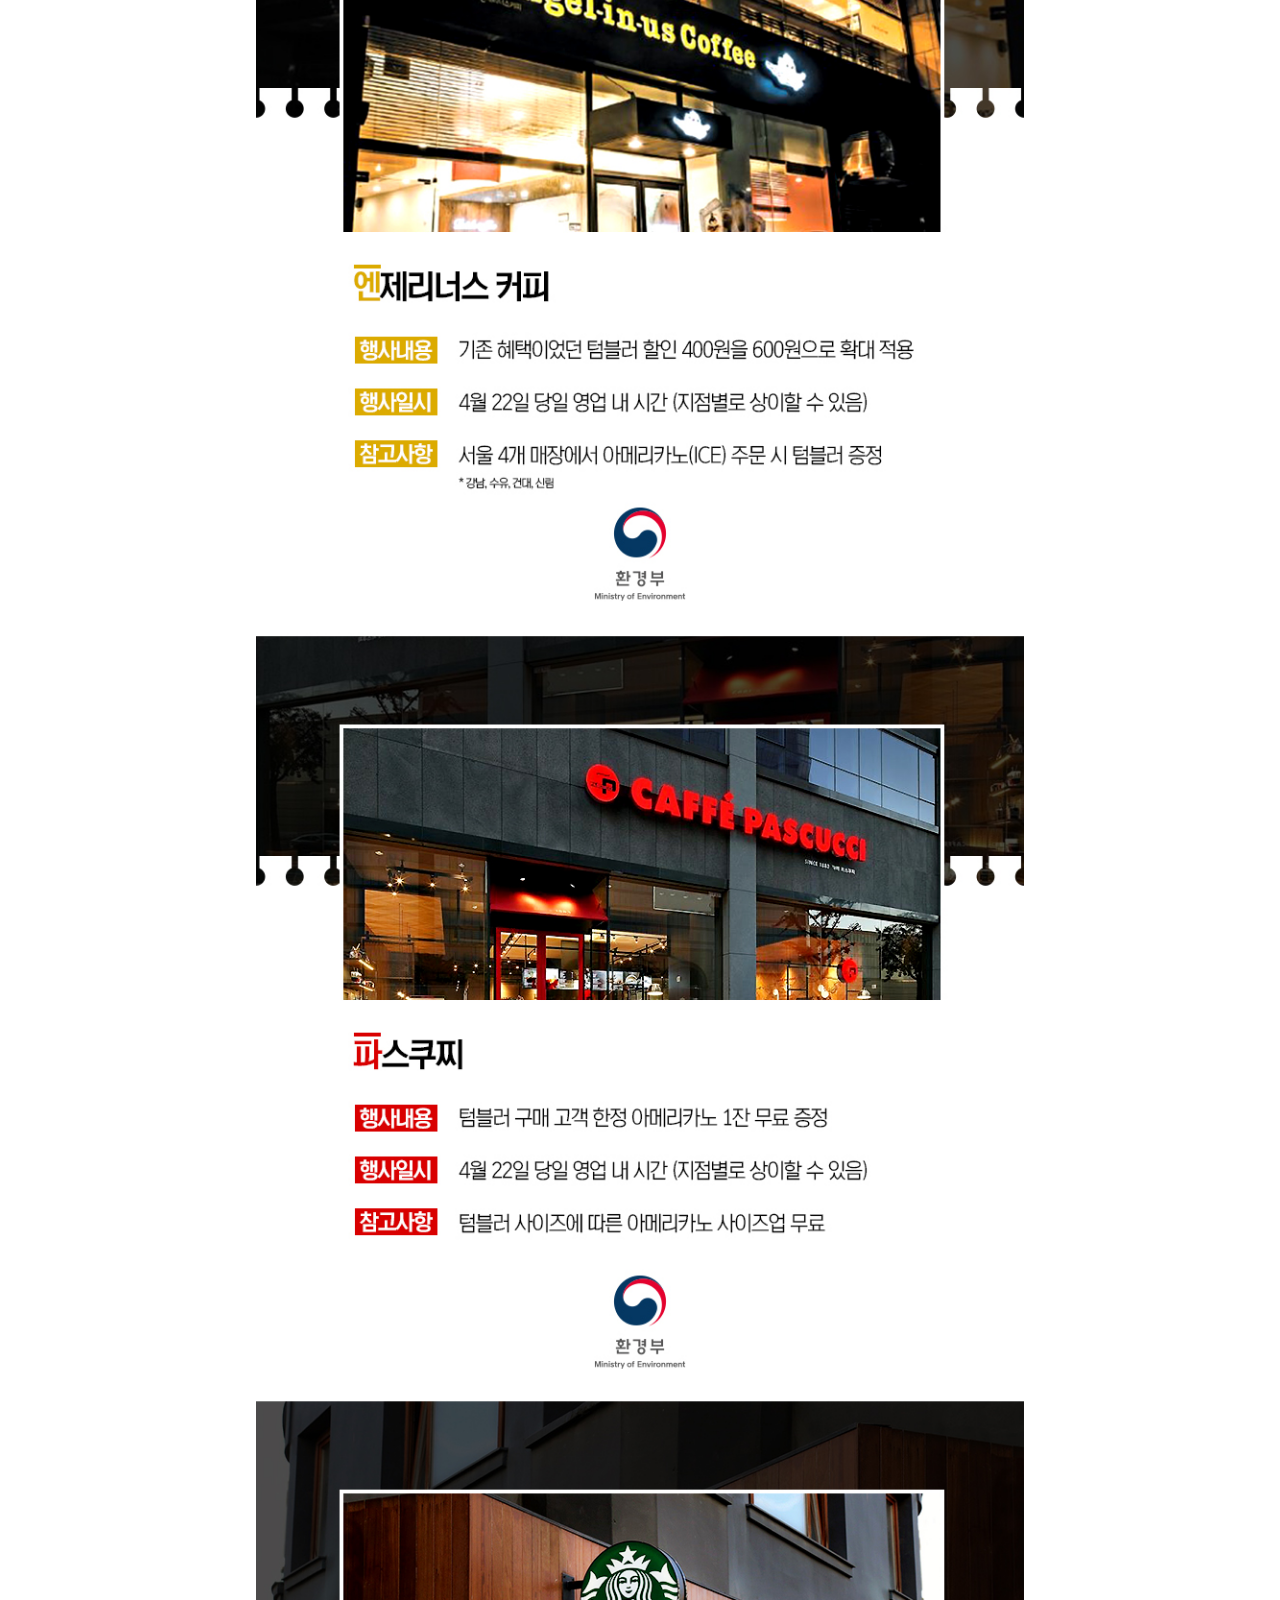
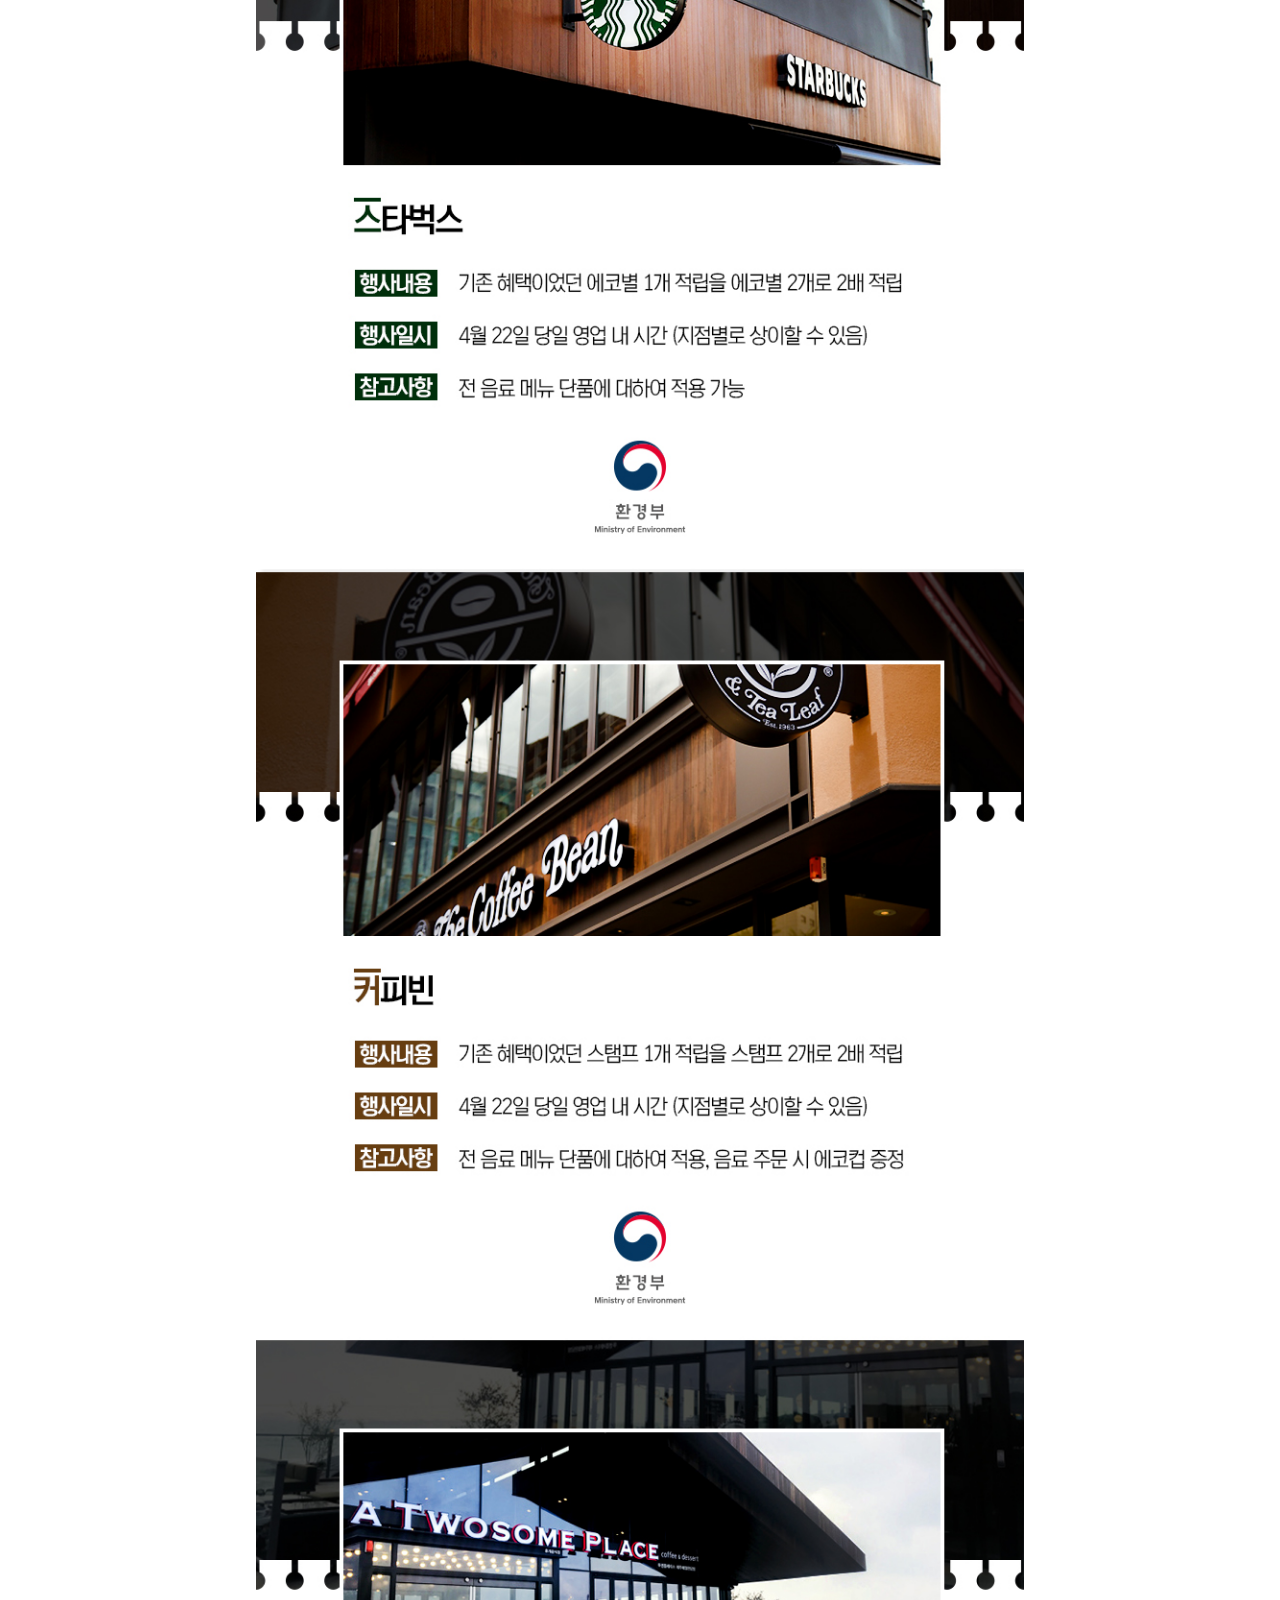
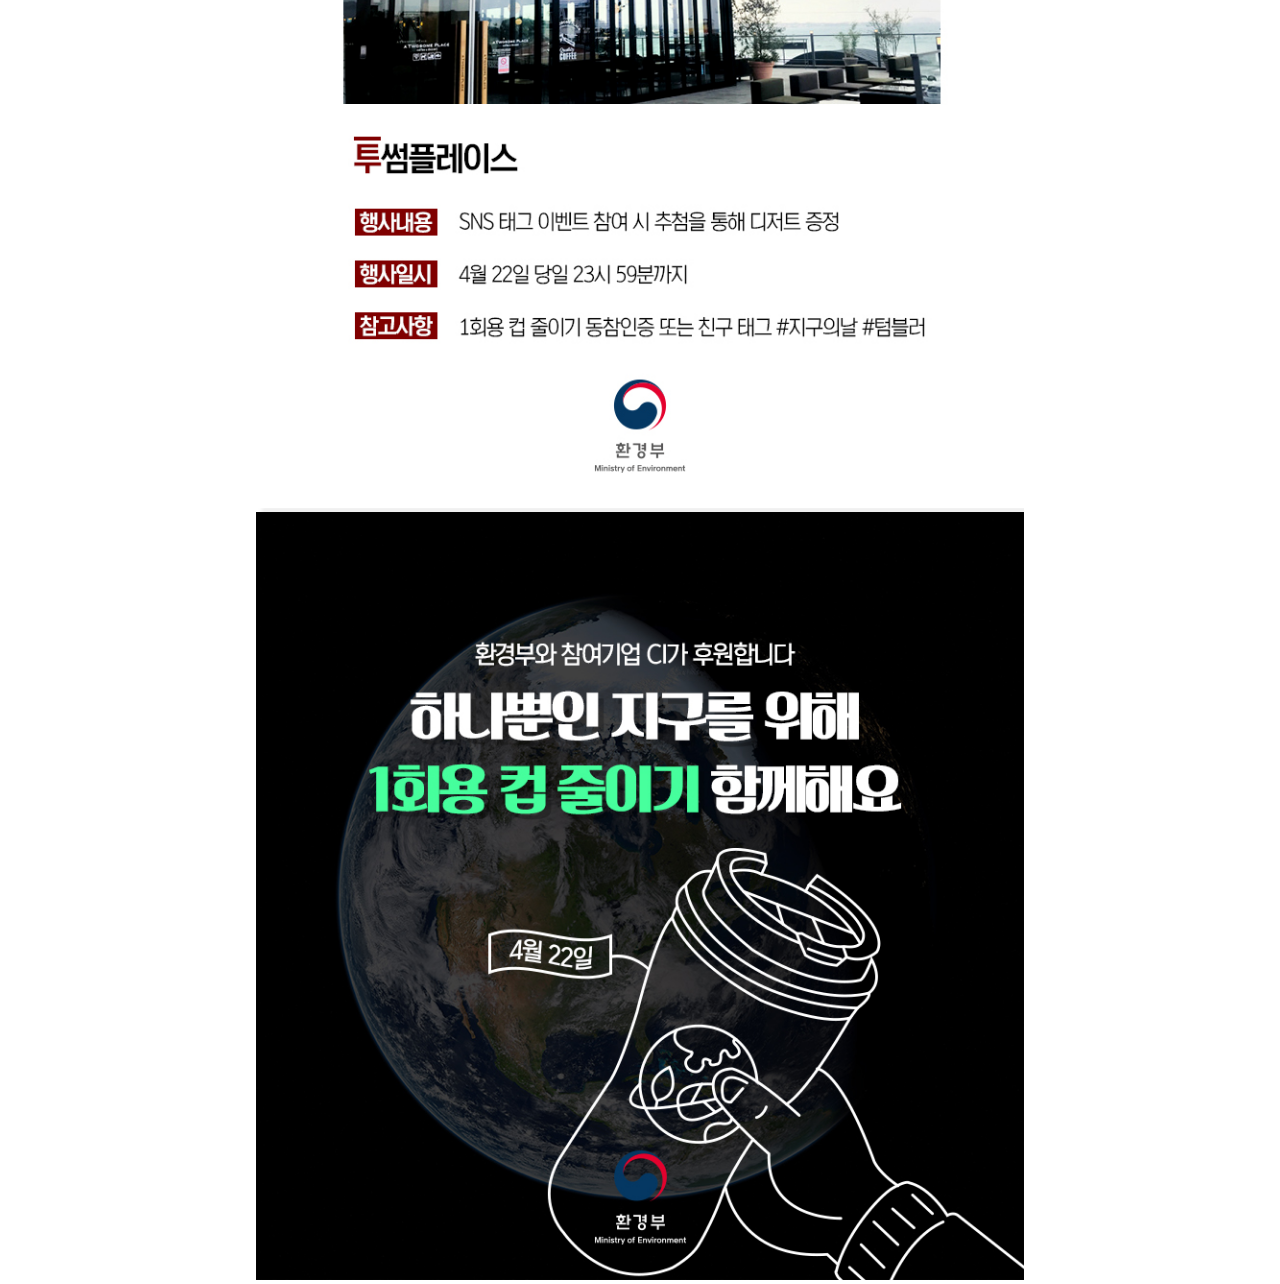
<file: card_news.html>
<!DOCTYPE html>
<html lang="en">
<head>
    <meta http-equiv='content-type' content='text/html; charset=utf-8'>
    <title>지구의 날 카드뉴스</title>
    <link rel="icon" type="image/png" href="favicon.ico">
</head>


<body style="margin:0;padding:0px;">
    <div align="middle">
            <img src="assets/images/port/others/2.jpg" style="width: 60%;">
    </div>
</body></html>
</file>
<file: assets/css/iconfont.css>
/*********************************************************************

*  Icon pack: bootstrapThemesCo-icon
*  This Icon pack created by: http://bootstrapthemes.co
*
*  Please keep this disclaimer with my code if you use it. Thanks. :-)
*  Got feedback or questions, ask here:
*  https://github.com/bootstrapthemesco/bootstrapthemes.co/issues

*********************************************************************/

@font-face {
    font-family: 'bootstrapThemesCo-icon';
    src:    url('../fonts/bootstrapThemesCo-icon.eot?dcpptv');
    src:    url('../fonts/bootstrapThemesCo-icon.eot?dcpptv#iefix') format('embedded-opentype'),
        url('../fonts/bootstrapThemesCo-icon.ttf?dcpptv') format('truetype'),
        url('../fonts/bootstrapThemesCo-icon.woff?dcpptv') format('woff'),
        url('../fonts/bootstrapThemesCo-icon.svg?dcpptv#bootstrapThemesCo-icon') format('svg');
    font-weight: normal;
    font-style: normal;
}

.icon {
    /* use !important to prevent issues with browser extensions that change fonts */
    font-family: 'bootstrapThemesCo-icon' !important;
    speak: none;
    font-style: normal;
    font-weight: normal;
    font-variant: normal;
    text-transform: none;
    line-height: 1;

    /* Better Font Rendering =========== */
    -webkit-font-smoothing: antialiased;
    -moz-osx-font-smoothing: grayscale;
}

.icon-agenda:before {
    content: "\eaca";
}
.icon-art:before {
    content: "\eacb";
}
.icon-picture2:before {
    content: "\e827";
}
.icon-bag:before {
    content: "\eacc";
}
.icon-eccommerce:before {
    content: "\eacf";
}
.icon-clock3:before {
    content: "\ead0";
}
.icon-clothes:before {
    content: "\ead1";
}
.icon-commerce-1:before {
    content: "\ead2";
}
.icon-commerce2:before {
    content: "\ead3";
}
.icon-computer2:before {
    content: "\ead4";
}
.icon-crown:before {
    content: "\ead5";
}
.icon-cup:before {
    content: "\ead6";
}
.icon-resturent:before {
    content: "\ead7";
}
.icon-birthday:before {
    content: "\ead8";
}
.icon-drinks:before {
    content: "\ead9";
}
.icon-drinks1:before {
    content: "\eada";
}
.icon-cup1:before {
    content: "\eadb";
}
.icon-pizza1:before {
    content: "\eadc";
}
.icon-bear1:before {
    content: "\eadd";
}
.icon-burger:before {
    content: "\eade";
}
.icon-food-9:before {
    content: "\eadf";
}
.icon-food-10:before {
    content: "\eae0";
}
.icon-food-11:before {
    content: "\eae1";
}
.icon-food-12:before {
    content: "\eae2";
}
.icon-food:before {
    content: "\eae3";
}
.icon-home2:before {
    content: "\eae4";
}
.icon-justice:before {
    content: "\eae5";
}
.icon-light-1:before {
    content: "\eae6";
}
.icon-light:before {
    content: "\eae7";
}
.icon-medical-12:before {
    content: "\eae8";
}
.icon-medical-22:before {
    content: "\eae9";
}
.icon-medical2:before {
    content: "\eaea";
}
.icon-money2:before {
    content: "\eaeb";
}
.icon-mountain:before {
    content: "\eaec";
}
.icon-multimedia-12:before {
    content: "\eaed";
}
.icon-multimedia2:before {
    content: "\eaee";
}
.icon-music-1:before {
    content: "\eaef";
}
.icon-music-2:before {
    content: "\eaf0";
}
.icon-music:before {
    content: "\eaf1";
}
.icon-party-1:before {
    content: "\eaf2";
}
.icon-party:before {
    content: "\eaf3";
}
.icon-people-14:before {
    content: "\eaf4";
}
.icon-people-22:before {
    content: "\eaf5";
}
.icon-people-32:before {
    content: "\eaf6";
}
.icon-people-42:before {
    content: "\eaf7";
}
.icon-people:before {
    content: "\eaf8";
}
.icon-planet:before {
    content: "\eaf9";
}
.icon-present:before {
    content: "\eafa";
}
.icon-restaurant-1:before {
    content: "\eafb";
}
.icon-restaurant2:before {
    content: "\eafc";
}
.icon-science-1:before {
    content: "\eafd";
}
.icon-science:before {
    content: "\eafe";
}
.icon-shapes:before {
    content: "\eaff";
}
.icon-size:before {
    content: "\eb00";
}
.icon-technology-12:before {
    content: "\eb02";
}
.icon-technology-22:before {
    content: "\eb03";
}
.icon-technology:before {
    content: "\eb04";
}
.icon-tool-12:before {
    content: "\eb05";
}
.icon-tool-22:before {
    content: "\eb06";
}
.icon-tool-32:before {
    content: "\eb07";
}
.icon-tool:before {
    content: "\eb08";
}
.icon-typography:before {
    content: "\eb09";
}
.icon-vintage-1:before {
    content: "\eb0a";
}
.icon-vintage-2:before {
    content: "\eb0b";
}
.icon-vintage2:before {
    content: "\eb0c";
}
.icon-wrench:before {
    content: "\eb0d";
}
.icon-bank31:before {
    content: "\e902";
}
.icon-bank45:before {
    content: "\e903";
}
.icon-bank53:before {
    content: "\e904";
}
.icon-bank110:before {
    content: "\e905";
}
.icon-bank111:before {
    content: "\e906";
}
.icon-cards3:before {
    content: "\e907";
}
.icon-bank48:before {
    content: "\e908";
}
.icon-money-6:before {
    content: "\e909";
}
.icon-id19:before {
    content: "\e90a";
}
.icon-cellphone:before {
    content: "\e90b";
}
.icon-money-7:before {
    content: "\e90c";
}
.icon-id-card42:before {
    content: "\e90d";
}
.icon-business-20:before {
    content: "\e90e";
}
.icon-business-17:before {
    content: "\e90f";
}
.icon-money385:before {
    content: "\e910";
}
.icon-debit-card15:before {
    content: "\e911";
}
.icon-credit-card31:before {
    content: "\e912";
}
.icon-business-18:before {
    content: "\e913";
}
.icon-payment-method9:before {
    content: "\e914";
}
.icon-money383:before {
    content: "\e9a3";
}
.icon-cash3:before {
    content: "\e915";
}
.icon-currency43:before {
    content: "\e916";
}
.icon-money-14:before {
    content: "\e917";
}
.icon-money-1:before {
    content: "\e91a";
}
.icon-money389:before {
    content: "\e9a5";
}
.icon-currency31:before {
    content: "\e967";
}
.icon-currency33:before {
    content: "\e968";
}
.icon-dollar-symbol10:before {
    content: "\e972";
}
.icon-business-210:before {
    content: "\eace";
}
.icon-dollar-symbol17:before {
    content: "\e973";
}
.icon-archives:before {
    content: "\e91b";
}
.icon-light-bulb53:before {
    content: "\e991";
}
.icon-money:before {
    content: "\ea64";
}
.icon-paper:before {
    content: "\e91c";
}
.icon-id-card9:before {
    content: "\e91d";
}
.icon-business-5:before {
    content: "\e91e";
}
.icon-business-22:before {
    content: "\e91f";
}
.icon-license:before {
    content: "\e822";
}
.icon-beach:before {
    content: "\e920";
}
.icon-baggage29:before {
    content: "\e921";
}
.icon-bag73:before {
    content: "\e922";
}
.icon-bank24:before {
    content: "\e923";
}
.icon-bank106:before {
    content: "\e925";
}
.icon-business-110:before {
    content: "\eacd";
}
.icon-graphs4:before {
    content: "\e926";
}
.icon-graphic78:before {
    content: "\e929";
}
.icon-line-graphic9:before {
    content: "\e92a";
}
.icon-business-30:before {
    content: "\e92b";
}
.icon-graphic:before {
    content: "\e92c";
}
.icon-business-9:before {
    content: "\e92e";
}
.icon-business-26:before {
    content: "\e931";
}
.icon-stats47:before {
    content: "\e933";
}
.icon-stats42:before {
    content: "\e934";
}
.icon-data56:before {
    content: "\e935";
}
.icon-line-graphic8:before {
    content: "\e936";
}
.icon-business72:before {
    content: "\e937";
}
.icon-monitor:before {
    content: "\e938";
}
.icon-arrow-1:before {
    content: "\e939";
}
.icon-computer:before {
    content: "\e93a";
}
.icon-business-8:before {
    content: "\e93b";
}
.icon-basket36:before {
    content: "\e93f";
}
.icon-bill10:before {
    content: "\e940";
}
.icon-bill13:before {
    content: "\e941";
}
.icon-briefcase30:before {
    content: "\e942";
}
.icon-building112:before {
    content: "\e94a";
}
.icon-building134:before {
    content: "\e94b";
}
.icon-building143:before {
    content: "\e94c";
}
.icon-business15:before {
    content: "\e94d";
}
.icon-business70:before {
    content: "\e94e";
}
.icon-businessman30:before {
    content: "\e94f";
}
.icon-businessman285:before {
    content: "\e950";
}
.icon-butchery:before {
    content: "\e951";
}
.icon-case3:before {
    content: "\e952";
}
.icon-chart6:before {
    content: "\e953";
}
.icon-circular-arrows9:before {
    content: "\e954";
}
.icon-city39:before {
    content: "\e955";
}
.icon-closed3:before {
    content: "\e956";
}
.icon-cloud-storage9:before {
    content: "\e957";
}
.icon-coffee-cup5:before {
    content: "\e958";
}
.icon-cogwheel50:before {
    content: "\e959";
}
.icon-cogwheels16:before {
    content: "\e95a";
}
.icon-coin:before {
    content: "\e95b";
}
.icon-computer-screen50:before {
    content: "\e95c";
}
.icon-computer-screen19:before {
    content: "\e95d";
}
.icon-computer-screen20:before {
    content: "\e95e";
}
.icon-computer-screen22:before {
    content: "\e95f";
}
.icon-credit-card28:before {
    content: "\e960";
}
.icon-computer-screen21:before {
    content: "\e962";
}
.icon-computer-screen49:before {
    content: "\e965";
}
.icon-computering:before {
    content: "\e966";
}
.icon-curriculum4:before {
    content: "\e969";
}
.icon-customer-service8:before {
    content: "\e96a";
}
.icon-cute:before {
    content: "\e96b";
}
.icon-data63:before {
    content: "\e96c";
}
.icon-delivery48:before {
    content: "\e96d";
}
.icon-dessert45:before {
    content: "\e96e";
}
.icon-diamond6:before {
    content: "\e96f";
}
.icon-document286:before {
    content: "\e970";
}
.icon-file273:before {
    content: "\e977";
}
.icon-file294:before {
    content: "\e978";
}
.icon-file322:before {
    content: "\e979";
}
.icon-folder61:before {
    content: "\e97a";
}
.icon-game91:before {
    content: "\e97b";
}
.icon-garbage43:before {
    content: "\e97c";
}
.icon-golden4:before {
    content: "\e97d";
}
.icon-graph36:before {
    content: "\e97e";
}
.icon-graphic75:before {
    content: "\e97f";
}
.icon-group47:before {
    content: "\e980";
}
.icon-handshake5:before {
    content: "\e981";
}
.icon-handshake7:before {
    content: "\e982";
}
.icon-heart388:before {
    content: "\e983";
}
.icon-heart389:before {
    content: "\e984";
}
.icon-heater1:before {
    content: "\e985";
}
.icon-human57:before {
    content: "\e988";
}
.icon-industrial8:before {
    content: "\e989";
}
.icon-industrial20:before {
    content: "\e98a";
}
.icon-industry7:before {
    content: "\e98b";
}
.icon-insect31:before {
    content: "\e98c";
}
.icon-lamp43:before {
    content: "\e98d";
}
.icon-letter124:before {
    content: "\e98e";
}
.icon-money514:before {
    content: "\e9aa";
}
.icon-letters24:before {
    content: "\e98f";
}
.icon-envelope126:before {
    content: "\e975";
}
.icon-check-1:before {
    content: "\ea13";
}
.icon-mail113:before {
    content: "\e998";
}
.icon-levels5:before {
    content: "\e990";
}
.icon-lock133:before {
    content: "\e992";
}
.icon-logistics16:before {
    content: "\e993";
}
.icon-logistics51:before {
    content: "\e994";
}
.icon-loudspeaker30:before {
    content: "\e995";
}
.icon-magnifying-glass66:before {
    content: "\e996";
}
.icon-magnifying-glass86:before {
    content: "\e997";
}
.icon-man78:before {
    content: "\e999";
}
.icon-man523:before {
    content: "\e99a";
}
.icon-managers:before {
    content: "\e99b";
}
.icon-map12:before {
    content: "\e99c";
}
.icon-market13:before {
    content: "\e99d";
}
.icon-men24:before {
    content: "\e99f";
}
.icon-men56:before {
    content: "\e9a0";
}
.icon-milk6:before {
    content: "\e9a1";
}
.icon-money210:before {
    content: "\e9a2";
}
.icon-money409:before {
    content: "\e9a6";
}
.icon-money441:before {
    content: "\e9a8";
}
.icon-money502:before {
    content: "\e9a9";
}
.icon-money386:before {
    content: "\e9a4";
}
.icon-money570:before {
    content: "\e9ab";
}
.icon-multimedia-option25:before {
    content: "\e9ac";
}
.icon-news20:before {
    content: "\e9ad";
}
.icon-notepad23:before {
    content: "\e9ae";
}
.icon-package28:before {
    content: "\e9af";
}
.icon-paperclip1:before {
    content: "\e9b0";
}
.icon-payment-method8:before {
    content: "\e9b1";
}
.icon-pencil157:before {
    content: "\e9b2";
}
.icon-percentage3:before {
    content: "\e9b3";
}
.icon-person256:before {
    content: "\e9b4";
}
.icon-phone34:before {
    content: "\e9b5";
}
.icon-pin139:before {
    content: "\e9b6";
}
.icon-printed3:before {
    content: "\e9b7";
}
.icon-profession10:before {
    content: "\e9b9";
}
.icon-professional4:before {
    content: "\e9ba";
}
.icon-professional5:before {
    content: "\e9bb";
}
.icon-real-estate2:before {
    content: "\e9bc";
}
.icon-save13:before {
    content: "\e9bd";
}
.icon-scarecrow2:before {
    content: "\e9be";
}
.icon-settings18:before {
    content: "\e9bf";
}
.icon-supermarket39:before {
    content: "\e9cf";
}
.icon-supermarket41:before {
    content: "\e9d0";
}
.icon-shopper22:before {
    content: "\e9c2";
}
.icon-shopping-basket8:before {
    content: "\e9c3";
}
.icon-shopping-1:before {
    content: "\ea85";
}
.icon-shopping1:before {
    content: "\e9c4";
}
.icon-shopping2:before {
    content: "\e9c5";
}
.icon-smartphone260:before {
    content: "\e9c6";
}
.icon-spam:before {
    content: "\e9c7";
}
.icon-speech-bubble68:before {
    content: "\e9c8";
}
.icon-speech-bubble142:before {
    content: "\e9c9";
}
.icon-stats56:before {
    content: "\e9cb";
}
.icon-stick-man200:before {
    content: "\e9cc";
}
.icon-shop:before {
    content: "\e9c0";
}
.icon-store19:before {
    content: "\e9cd";
}
.icon-house85:before {
    content: "\e987";
}
.icon-business-10:before {
    content: "\ea02";
}
.icon-suitcase89:before {
    content: "\e9ce";
}
.icon-money421:before {
    content: "\e9a7";
}
.icon-tag20:before {
    content: "\e9d2";
}
.icon-targeting11:before {
    content: "\e9d3";
}
.icon-worker51:before {
    content: "\e9ea";
}
.icon-telemarketer6:before {
    content: "\e9d4";
}
.icon-telemarketer32:before {
    content: "\e9d5";
}
.icon-telephone197:before {
    content: "\e9d6";
}
.icon-telephone208:before {
    content: "\e9d7";
}
.icon-printer13:before {
    content: "\e9b8";
}
.icon-tool294:before {
    content: "\e9d8";
}
.icon-tool724:before {
    content: "\e9d9";
}
.icon-tool800:before {
    content: "\e9da";
}
.icon-tool1074:before {
    content: "\e9db";
}
.icon-transport224:before {
    content: "\e9dc";
}
.icon-transport796:before {
    content: "\e9dd";
}
.icon-transport1088:before {
    content: "\e9de";
}
.icon-transport1089:before {
    content: "\e9df";
}
.icon-triangle25:before {
    content: "\e9e0";
}
.icon-user216:before {
    content: "\e9e1";
}
.icon-vacations2:before {
    content: "\e9e2";
}
.icon-white79:before {
    content: "\e9e4";
}
.icon-winner64:before {
    content: "\e9e5";
}
.icon-woman243:before {
    content: "\e9e6";
}
.icon-worker:before {
    content: "\e9e7";
}
.icon-worker43:before {
    content: "\e9e8";
}
.icon-worker44:before {
    content: "\e9e9";
}
.icon-working15:before {
    content: "\e9eb";
}
.icon-world80:before {
    content: "\e9ec";
}
.icon-arrows-1:before {
    content: "\e9ed";
}
.icon-arrows-2:before {
    content: "\e9ee";
}
.icon-arrows-3:before {
    content: "\e9ef";
}
.icon-arrows:before {
    content: "\e9f0";
}
.icon-avatar:before {
    content: "\e9f1";
}
.icon-ball:before {
    content: "\e9f2";
}
.icon-box:before {
    content: "\e9f3";
}
.icon-boxes:before {
    content: "\e9f4";
}
.icon-building:before {
    content: "\e9f5";
}
.icon-buildings-1:before {
    content: "\e9f6";
}
.icon-buildings-2:before {
    content: "\e9f7";
}
.icon-buildings-3:before {
    content: "\e9f8";
}
.icon-buildings-4:before {
    content: "\e9f9";
}
.icon-buildings-5:before {
    content: "\e9fa";
}
.icon-buildings:before {
    content: "\e9fb";
}
.icon-business-1:before {
    content: "\e9fc";
}
.icon-business-2:before {
    content: "\e9fd";
}
.icon-business-3:before {
    content: "\e9fe";
}
.icon-business-4:before {
    content: "\e9ff";
}
.icon-business-6:before {
    content: "\ea00";
}
.icon-business-7:before {
    content: "\ea01";
}
.icon-business-11:before {
    content: "\ea03";
}
.icon-business-12:before {
    content: "\ea04";
}
.icon-business-13:before {
    content: "\ea05";
}
.icon-business-14:before {
    content: "\ea06";
}
.icon-business-15:before {
    content: "\ea07";
}
.icon-business-19:before {
    content: "\ea08";
}
.icon-business-21:before {
    content: "\ea09";
}
.icon-business-24:before {
    content: "\ea0b";
}
.icon-business-25:before {
    content: "\ea0c";
}
.icon-business-27:before {
    content: "\ea0d";
}
.icon-business-29:before {
    content: "\ea0f";
}
.icon-business-32:before {
    content: "\ea10";
}
.icon-business-33:before {
    content: "\ea11";
}
.icon-business:before {
    content: "\ea12";
}
.icon-check:before {
    content: "\ea14";
}
.icon-circle-4:before {
    content: "\ea15";
}
.icon-circle:before {
    content: "\ea16";
}
.icon-city:before {
    content: "\ea17";
}
.icon-clock-1:before {
    content: "\ea18";
}
.icon-clock:before {
    content: "\ea19";
}
.icon-coins-1:before {
    content: "\ea1a";
}
.icon-coins-2:before {
    content: "\ea1b";
}
.icon-coins-3:before {
    content: "\ea1c";
}
.icon-coins:before {
    content: "\ea1d";
}
.icon-commerce:before {
    content: "\ea1e";
}
.icon-computer-1:before {
    content: "\ea1f";
}
.icon-computer-2:before {
    content: "\ea20";
}
.icon-computer-3:before {
    content: "\ea21";
}
.icon-computer-4:before {
    content: "\ea22";
}
.icon-computer-5:before {
    content: "\ea23";
}
.icon-computer-6:before {
    content: "\ea24";
}
.icon-computer-7:before {
    content: "\ea25";
}
.icon-computer-8:before {
    content: "\ea26";
}
.icon-connection-1:before {
    content: "\ea27";
}
.icon-connection:before {
    content: "\ea29";
}
.icon-construction-1:before {
    content: "\ea2a";
}
.icon-construction-2:before {
    content: "\ea2b";
}
.icon-construction-3:before {
    content: "\ea2c";
}
.icon-construction-4:before {
    content: "\ea2d";
}
.icon-construction-5:before {
    content: "\ea2e";
}
.icon-construction-6:before {
    content: "\ea2f";
}
.icon-construction-7:before {
    content: "\ea30";
}
.icon-construction-8:before {
    content: "\ea31";
}
.icon-construction-9:before {
    content: "\ea32";
}
.icon-construction-10:before {
    content: "\ea33";
}
.icon-construction-11:before {
    content: "\ea34";
}
.icon-construction2:before {
    content: "\ea35";
}
.icon-cut-1:before {
    content: "\ea36";
}
.icon-cut:before {
    content: "\ea37";
}
.icon-database:before {
    content: "\ea38";
}
.icon-farm:before {
    content: "\ea39";
}
.icon-folder:before {
    content: "\ea3a";
}
.icon-game-1:before {
    content: "\ea3b";
}
.icon-game-2:before {
    content: "\ea3c";
}
.icon-game:before {
    content: "\ea3d";
}
.icon-gear:before {
    content: "\ea3e";
}
.icon-gym:before {
    content: "\ea3f";
}
.icon-health:before {
    content: "\ea40";
}
.icon-home-1:before {
    content: "\ea41";
}
.icon-home-2:before {
    content: "\ea42";
}
.icon-home:before {
    content: "\ea43";
}
.icon-interface-1:before {
    content: "\ea44";
}
.icon-interface-2:before {
    content: "\ea45";
}
.icon-interface-3:before {
    content: "\ea46";
}
.icon-interface-4:before {
    content: "\ea47";
}
.icon-interface:before {
    content: "\ea48";
}
.icon-internet:before {
    content: "\ea49";
}
.icon-man-1:before {
    content: "\ea4b";
}
.icon-man-2:before {
    content: "\ea4c";
}
.icon-man-3:before {
    content: "\ea4d";
}
.icon-man:before {
    content: "\ea4e";
}
.icon-market:before {
    content: "\ea4f";
}
.icon-medical-1:before {
    content: "\ea50";
}
.icon-medical-2:before {
    content: "\ea51";
}
.icon-medical-3:before {
    content: "\ea52";
}
.icon-medical-4:before {
    content: "\ea53";
}
.icon-medical-5:before {
    content: "\ea54";
}
.icon-medical-6:before {
    content: "\ea55";
}
.icon-medical-7:before {
    content: "\ea56";
}
.icon-medical-8:before {
    content: "\ea57";
}
.icon-medical-9:before {
    content: "\ea58";
}
.icon-medical:before {
    content: "\ea59";
}
.icon-money-2:before {
    content: "\ea5a";
}
.icon-money-3:before {
    content: "\ea5b";
}
.icon-money-4:before {
    content: "\ea5c";
}
.icon-money-5:before {
    content: "\ea5d";
}
.icon-money-8:before {
    content: "\ea5e";
}
.icon-money-9:before {
    content: "\ea5f";
}
.icon-money-10:before {
    content: "\ea60";
}
.icon-money-11:before {
    content: "\ea61";
}
.icon-money-12:before {
    content: "\ea62";
}
.icon-money-13:before {
    content: "\ea63";
}
.icon-monitor-1:before {
    content: "\ea65";
}
.icon-multimedia-1:before {
    content: "\ea66";
}
.icon-multimedia:before {
    content: "\ea67";
}
.icon-nature-1:before {
    content: "\ea68";
}
.icon-nature-2:before {
    content: "\ea69";
}
.icon-nature-3:before {
    content: "\ea6a";
}
.icon-nature:before {
    content: "\ea6b";
}
.icon-net:before {
    content: "\ea6c";
}
.icon-night:before {
    content: "\ea6d";
}
.icon-notebook:before {
    content: "\ea6e";
}
.icon-people-1:before {
    content: "\ea6f";
}
.icon-people-2:before {
    content: "\ea70";
}
.icon-people-3:before {
    content: "\ea71";
}
.icon-people-4:before {
    content: "\ea72";
}
.icon-people-5:before {
    content: "\ea73";
}
.icon-people-6:before {
    content: "\ea74";
}
.icon-people-7:before {
    content: "\ea75";
}
.icon-people-8:before {
    content: "\ea76";
}
.icon-people-9:before {
    content: "\ea77";
}
.icon-people-10:before {
    content: "\ea78";
}
.icon-people-11:before {
    content: "\ea79";
}
.icon-people-12:before {
    content: "\ea7a";
}
.icon-people-13:before {
    content: "\ea7b";
}
.icon-phone:before {
    content: "\ea7c";
}
.icon-player:before {
    content: "\ea7d";
}
.icon-restaurant:before {
    content: "\ea7e";
}
.icon-river:before {
    content: "\ea7f";
}
.icon-road:before {
    content: "\ea80";
}
.icon-school:before {
    content: "\ea81";
}
.icon-scissors:before {
    content: "\ea82";
}
.icon-shop2:before {
    content: "\ea84";
}
.icon-shopping:before {
    content: "\ea86";
}
.icon-shovel:before {
    content: "\ea87";
}
.icon-sign:before {
    content: "\ea88";
}
.icon-signature:before {
    content: "\ea89";
}
.icon-social-media-1:before {
    content: "\ea8a";
}
.icon-connection-2:before {
    content: "\ea28";
}
.icon-social-media-2:before {
    content: "\ea8b";
}
.icon-social-media-3:before {
    content: "\ea8c";
}
.icon-social-media-4:before {
    content: "\ea8d";
}
.icon-social-media-5:before {
    content: "\ea8e";
}
.icon-social-media-6:before {
    content: "\ea8f";
}
.icon-social-media-7:before {
    content: "\ea90";
}
.icon-social-media-8:before {
    content: "\ea91";
}
.icon-social-media-9:before {
    content: "\ea92";
}
.icon-social-media-10:before {
    content: "\ea93";
}
.icon-link2:before {
    content: "\ea4a";
}
.icon-social-media-11:before {
    content: "\ea94";
}
.icon-social-media-12:before {
    content: "\ea95";
}
.icon-social-media-13:before {
    content: "\ea96";
}
.icon-social-media-14:before {
    content: "\ea97";
}
.icon-social-media-15:before {
    content: "\ea98";
}
.icon-social-media-16:before {
    content: "\ea99";
}
.icon-social-media:before {
    content: "\ea9a";
}
.icon-social:before {
    content: "\ea9b";
}
.icon-sport:before {
    content: "\ea9c";
}
.icon-sports-1:before {
    content: "\ea9d";
}
.icon-sports-2:before {
    content: "\ea9e";
}
.icon-sports-3:before {
    content: "\ea9f";
}
.icon-sports:before {
    content: "\eaa0";
}
.icon-statistics:before {
    content: "\eaa2";
}
.icon-suitcase-1:before {
    content: "\eaa3";
}
.icon-suitcase:before {
    content: "\eaa4";
}
.icon-summer-1:before {
    content: "\eaa5";
}
.icon-summer:before {
    content: "\eaa6";
}
.icon-syringe:before {
    content: "\eaa7";
}
.icon-target:before {
    content: "\eaa8";
}
.icon-technology-1:before {
    content: "\eaa9";
}
.icon-technology-2:before {
    content: "\eaaa";
}
.icon-technology-3:before {
    content: "\eaab";
}
.icon-technology-4:before {
    content: "\eaac";
}
.icon-technology-5:before {
    content: "\eaad";
}
.icon-technology-6:before {
    content: "\eaae";
}
.icon-technology-7:before {
    content: "\eaaf";
}
.icon-technology-8:before {
    content: "\eab0";
}
.icon-technology-9:before {
    content: "\eab1";
}
.icon-technology-10:before {
    content: "\eab2";
}
.icon-technology-11:before {
    content: "\eab3";
}
.icon-tool-1:before {
    content: "\eab4";
}
.icon-tool-2:before {
    content: "\eab5";
}
.icon-tool-3:before {
    content: "\eab6";
}
.icon-tool-4:before {
    content: "\eab7";
}
.icon-tool-5:before {
    content: "\eab8";
}
.icon-tool-6:before {
    content: "\eab9";
}
.icon-tool-7:before {
    content: "\eaba";
}
.icon-tool-8:before {
    content: "\eabb";
}
.icon-transport-1:before {
    content: "\eabc";
}
.icon-transport-2:before {
    content: "\eabd";
}
.icon-transport-3:before {
    content: "\eabe";
}
.icon-transport-4:before {
    content: "\eabf";
}
.icon-transport-5:before {
    content: "\eac0";
}
.icon-construction:before {
    content: "\e841";
}
.icon-transport-6:before {
    content: "\eac1";
}
.icon-transport-7:before {
    content: "\eac2";
}
.icon-transport-8:before {
    content: "\eac3";
}
.icon-transport-9:before {
    content: "\eac4";
}
.icon-transport:before {
    content: "\eac5";
}
.icon-travel:before {
    content: "\eac6";
}
.icon-upload:before {
    content: "\eac7";
}
.icon-vintage:before {
    content: "\eac8";
}
.icon-web:before {
    content: "\eac9";
}
.icon-apartment:before {
    content: "\e801";
}
.icon-magic-wand:before {
    content: "\e803";
}
.icon-trash2:before {
    content: "\e811";
}
.icon-eye:before {
    content: "\e81b";
}
.icon-graduation-hat:before {
    content: "\e821";
}
.icon-shirt:before {
    content: "\e82c";
}
.icon-cart:before {
    content: "\e82e";
}
.icon-map-marker:before {
    content: "\e833";
}
.icon-gift:before {
    content: "\e844";
}
.icon-rocket:before {
    content: "\e84b";
}
.icon-bus2:before {
    content: "\e84d";
}
.icon-car2:before {
    content: "\e84e";
}
.icon-bicycle2:before {
    content: "\e850";
}
.icon-earth:before {
    content: "\e853";
}
.icon-smile:before {
    content: "\e854";
}
.icon-sad2:before {
    content: "\e855";
}
.icon-neutral:before {
    content: "\e856";
}
.icon-smile2:before {
    content: "\eb01";
}
.icon-mustache:before {
    content: "\e857";
}
.icon-link:before {
    content: "\e86b";
}
.icon-unlink:before {
    content: "\e86c";
}
.icon-cross:before {
    content: "\e870";
}
.icon-menu:before {
    content: "\e871";
}
.icon-list:before {
    content: "\e872";
}
.icon-chevron-up:before {
    content: "\e873";
}
.icon-chevron-down:before {
    content: "\e874";
}
.icon-chevron-left:before {
    content: "\e875";
}
.icon-chevron-right:before {
    content: "\e876";
}
.icon-menu-circle:before {
    content: "\e87e";
}
.icon-cross-circle:before {
    content: "\e880";
}
.icon-plus-circle:before {
    content: "\e881";
}
.icon-circle-minus:before {
    content: "\e882";
}
.icon-arrow-up-circle:before {
    content: "\e883";
}
.icon-arrow-down-circle:before {
    content: "\e884";
}
.icon-arrow-left-circle:before {
    content: "\e885";
}
.icon-arrow-right-circle:before {
    content: "\e886";
}
.icon-chevron-up-circle:before {
    content: "\e887";
}
.icon-chevron-down-circle:before {
    content: "\e888";
}
.icon-chevron-left-circle:before {
    content: "\e889";
}
.icon-chevron-right-circle:before {
    content: "\e88a";
}
.icon-vplay:before {
    content: "\e900";
}
.icon-newsletter:before {
    content: "\e901";
}
.icon-star2:before {
    content: "\e814";
}
.icon-star-half2:before {
    content: "\e815";
}
.icon-star-empty:before {
    content: "\e816";
}
.icon-flag3:before {
    content: "\e817";
}
.icon-enter:before {
    content: "\e81f";
}
.icon-exit:before {
    content: "\e820";
}
.icon-heart-pulse:before {
    content: "\e840";
}
.icon-wheelchair:before {
    content: "\e851";
}
.icon-select:before {
    content: "\e852";
}
.icon-alarm:before {
    content: "\e858";
}
.icon-bullhorn:before {
    content: "\e859";
}
.icon-volume-high:before {
    content: "\e85a";
}
.icon-volume-medium:before {
    content: "\e85b";
}
.icon-volume-low:before {
    content: "\e85c";
}
.icon-volume:before {
    content: "\e85d";
}
.icon-mic2:before {
    content: "\e85e";
}
.icon-hourglass:before {
    content: "\e85f";
}
.icon-undo:before {
    content: "\e860";
}
.icon-redo:before {
    content: "\e861";
}
.icon-sync:before {
    content: "\e862";
}
.icon-history:before {
    content: "\e863";
}
.icon-clock2:before {
    content: "\e864";
}
.icon-bug:before {
    content: "\e869";
}
.icon-magnifier:before {
    content: "\e86f";
}
.icon-move:before {
    content: "\e87b";
}
.icon-warning:before {
    content: "\e87c";
}
.icon-question-circle:before {
    content: "\e87d";
}
.icon-crop:before {
    content: "\e88b";
}
.icon-frame-expand:before {
    content: "\e88c";
}
.icon-frame-contract:before {
    content: "\e88d";
}
.icon-layers2:before {
    content: "\e88e";
}
.icon-text-format:before {
    content: "\e890";
}
.icon-text-size:before {
    content: "\e892";
}
.icon-italic:before {
    content: "\e894";
}
.icon-underline:before {
    content: "\e895";
}
.icon-strikethrough:before {
    content: "\e896";
}
.icon-highlight:before {
    content: "\e897";
}
.icon-text-align-left:before {
    content: "\e898";
}
.icon-text-align-center:before {
    content: "\e899";
}
.icon-text-align-right:before {
    content: "\e89a";
}
.icon-text-align-justify:before {
    content: "\e89b";
}
.icon-line-spacing:before {
    content: "\e89c";
}
.icon-indent-increase:before {
    content: "\e89d";
}
.icon-indent-decrease:before {
    content: "\e89e";
}
.icon-page-break:before {
    content: "\e8a2";
}
.icon-hand:before {
    content: "\e8a5";
}
.icon-pointer-up:before {
    content: "\e8a6";
}
.icon-pointer-right:before {
    content: "\e8a7";
}
.icon-pointer-down:before {
    content: "\e8a8";
}
.icon-pointer-left:before {
    content: "\e8a9";
}
.icon-thumbs-up:before {
    content: "\e86d";
}
.icon-thumbs-down:before {
    content: "\e86e";
}
.icon-wine:before {
    content: "\e043";
}
.icon-mobile2:before {
    content: "\e000";
}
.icon-laptop2:before {
    content: "\e001";
}
.icon-desktop2:before {
    content: "\e002";
}
.icon-tablet2:before {
    content: "\e003";
}
.icon-phone2:before {
    content: "\e004";
}
.icon-adjustments:before {
    content: "\e01d";
}
.icon-map2:before {
    content: "\e025";
}
.icon-telescope:before {
    content: "\e02a";
}
.icon-tools:before {
    content: "\e033";
}
.icon-tools-2:before {
    content: "\e034";
}
.icon-scissors2:before {
    content: "\e035";
}
.icon-genius:before {
    content: "\e046";
}
.icon-chat:before {
    content: "\e049";
}
.icon-heart2:before {
    content: "\e04a";
}
</file>
<file: assets/css/bootsnav.css>
/* ==============================================================

Template name : Bootsnav - Multi Purpose Header
Categorie : Bootstrap Menu in CSS
Author : adamnurdin01
Version : v.1.1
Created : 2016-06-02
Last update : 2016-06-11

============================================================== */

/* MEGAMENU STYLE
=================================*/
nav.bootsnav .dropdown.megamenu-fw {
    position: static;
}

nav.bootsnav .container {
    position: relative;
}

nav.bootsnav .megamenu-fw .dropdown-menu {
    left: auto;
}

nav.bootsnav .megamenu-content {
    padding: 15px;
    width: 100% !important;
}

nav.bootsnav .megamenu-content .title {
    margin-top: 0;
}

nav.bootsnav .dropdown.megamenu-fw .dropdown-menu {
    left: 0;
    right: 0;
}

/* Navbar
=================================*/
nav.navbar.bootsnav {
    margin-bottom: 0;
    -moz-border-radius: 0px;
    -webkit-border-radius: 0px;
    -o-border-radius: 0px;
    border-radius: 0px;
    background-color: #fff;
    border: none;
    border-bottom: solid 1px #e0e0e0;
    z-index: 9;
}

nav.navbar.bootsnav ul.nav > li > a {
    color: #6f6f6f;
    background-color: transparent !important;
}

nav.navbar.bootsnav ul.nav li.megamenu-fw > a:hover,
nav.navbar.bootsnav ul.nav li.megamenu-fw > a:focus,
nav.navbar.bootsnav ul.nav li.active > a:hover,
nav.navbar.bootsnav ul.nav li.active > a:focus,
nav.navbar.bootsnav ul.nav li.active > a {
    background-color: transparent;
}

nav.navbar.bootsnav .navbar-toggle {
    background-color: #fff !important;
    border: none;
    padding: 0;
    font-size: 18px;
    position: relative;
    top: 5px;
}

nav.navbar.bootsnav ul.nav .dropdown-menu .dropdown-menu {
    top: 0;
    left: 100%;
}

nav.navbar.bootsnav ul.nav ul.dropdown-menu > li > a {
    white-space: normal;
}


ul.menu-col {
    padding: 0;
    margin: 0;
    list-style: none;
}

ul.menu-col li a {
    color: #6f6f6f;
}

ul.menu-col li a:hover,
ul.menu-col li a:focus {
    text-decoration: none;
}

/* Navbar Full
=================================*/
nav.bootsnav.navbar-full {
    padding-bottom: 10px;
    padding-top: 10px;
}

nav.bootsnav.navbar-full .navbar-header {
    display: block;
    width: 100%;
}

nav.bootsnav.navbar-full .navbar-toggle {
    display: inline-block;
    margin-right: 0;
    position: relative;
    top: 0;
    font-size: 30px;
    -webkit-transition: all 1s ease-in-out;
    -moz-transition: all 1s ease-in-out;
    -o-transition: all 1s ease-in-out;
    -ms-transition: all 1s ease-in-out;
    transition: all 1s ease-in-out;
}

nav.bootsnav.navbar-full .navbar-collapse {
    position: fixed;
    width: 100%;
    height: 100% !important;
    top: 0;
    left: 0;
    padding: 0;
    display: none !important;
    z-index: 9;
}

nav.bootsnav.navbar-full .navbar-collapse.in {
    display: block !important;
}

nav.bootsnav.navbar-full .navbar-collapse .nav-full {
    overflow: auto;
}

nav.bootsnav.navbar-full .navbar-collapse .wrap-full-menu {
    display: table-cell;
    vertical-align: middle;
    background-color: #fff;
    overflow: auto;
}

nav.bootsnav.navbar-full .navbar-collapse .nav-full::-webkit-scrollbar {
    width: 0;
}

nav.bootsnav.navbar-full .navbar-collapse .nav-full::-moz-scrollbar {
    width: 0;
}

nav.bootsnav.navbar-full .navbar-collapse .nav-full::-ms-scrollbar {
    width: 0;
}

nav.bootsnav.navbar-full .navbar-collapse .nav-full::-o-scrollbar {
    width: 0;
}


nav.bootsnav.navbar-full .navbar-collapse ul.nav {
    display: block;
    width: 100%;
    overflow: auto;
}

nav.bootsnav.navbar-full .navbar-collapse ul.nav a:hover,
nav.bootsnav.navbar-full .navbar-collapse ul.nav a:focus,
nav.bootsnav.navbar-full .navbar-collapse ul.nav a {
    background-color: transparent;
}

nav.bootsnav.navbar-full .navbar-collapse ul.nav > li {
    float: none;
    display: block;
    text-align: center;
}

nav.bootsnav.navbar-full .navbar-collapse ul.nav > li > a {
    display: table;
    margin: auto;
    text-transform: uppercase;
    font-weight: bold;
    letter-spacing: 2px;
    font-size: 24px;
    padding: 10px 15px;
}

li.close-full-menu > a {
    padding-top: 0px !important;
    padding-bottom: 0px !important;
}

li.close-full-menu {
    padding-top: 30px !important;
    padding-bottom: 30px !important;
}

/* Atribute Navigation
=================================*/
.attr-nav {
    float: right;
    display: inline-block;
    margin-left: 13px;
    margin-right: -15px;
}

.attr-nav > ul {
    padding: 0;
    margin: 0 0 -7px 0;
    list-style: none;
    display: inline-block;
}

.attr-nav > ul > li {
    float: left;
    display: block;
}

.attr-nav > ul > li > a {
    color: #6f6f6f;
    display: block;
    padding: 28px 15px;
    position: relative;
}

.attr-nav > ul > li > a span.badge {
    position: absolute;
    top: 50%;
    margin-top: -15px;
    right: 5px;
    font-size: 10px;
    padding: 0;
    width: 15px;
    height: 15px;
    padding-top: 2px;
}

.attr-nav > ul > li.dropdown ul.dropdown-menu {
    -moz-border-radius: 0px;
    -webkit-border-radius: 0px;
    -o-border-radius: 0px;
    border-radius: 0px;
    -moz-box-shadow: 0px 0px 0px;
    -webkit-box-shadow: 0px 0px 0px;
    -o-box-shadow: 0px 0px 0px;
    box-shadow: 0px 0px 0px;
    border: solid 1px #e0e0e0;
}

ul.cart-list {
    padding: 0 !important;
    width: 250px !important;
}

ul.cart-list > li {
    position: relative;
    border-bottom: solid 1px #efefef;
    padding: 15px 15px 23px 15px !important;
}

ul.cart-list > li > a.photo {
    padding: 0 !important;
    margin-right: 15px;
    float: left;
    display: block;
    width: 50px;
    height: 50px;
    left: 15px;
    top: 15px;
}

ul.cart-list > li img {
    width: 50px;
    height: 50px;
    border: solid 1px #efefef;
}

ul.cart-list > li > h6 {
    margin: 0;
}

ul.cart-list > li > h6 > a.photo {
    padding: 0 !important;
    display: block;
}

ul.cart-list > li > p {
    margin-bottom: 0;
}

ul.cart-list > li.total {
    background-color: #f5f5f5;
    padding-bottom: 15px !important;
}

ul.cart-list > li.total > .btn {
    display: inline-block;
    border-bottom: solid 1px #efefef !important;
}

ul.cart-list > li .price {
    font-weight: bold;
}

ul.cart-list > li.total > span {
    padding-top: 8px;
}

/* Top Search
=================================*/
.top-search {
    background-color: #333;
    padding: 10px 0;
    display: none;
}

.top-search input.form-control {
    background-color: transparent;
    border: none;
    -moz-box-shadow: 0px 0px 0px;
    -webkit-box-shadow: 0px 0px 0px;
    -o-box-shadow: 0px 0px 0px;
    box-shadow: 0px 0px 0px;
    color: #fff;
    height: 40px;
    padding: 0 15px;
}

.top-search .input-group-addon {
    background-color: transparent;
    border: none;
    color: #fff;
    padding-left: 0;
    padding-right: 0;
}

.top-search .input-group-addon.close-search {
    cursor: pointer;
}

/* Side Menu
=================================*/
body {
    -webkit-transition: all 0.3s ease-in-out;
    -moz-transition: all 0.3s ease-in-out;
    -o-transition: all 0.3s ease-in-out;
    -ms-transition: all 0.3s ease-in-out;
    transition: all 0.3s ease-in-out;
}

body.on-side {
    margin-left: -280px;
}

.side {
    position: fixed;
    overflow-y: auto;
    top: 0;
    right: -280px;
    width: 280px;
    padding: 25px 30px;
    height: 100%;
    display: block;
    background-color: #333;
    -webkit-transition: all 0.3s ease-in-out;
    -moz-transition: all 0.3s ease-in-out;
    -o-transition: all 0.3s ease-in-out;
    -ms-transition: all 0.3s ease-in-out;
    transition: all 0.3s ease-in-out;
    z-index: 9;
}

.side.on {
    right: 0;
}

.side .close-side {
    float: right;
    color: #fff;
    position: relative;
    z-index: 2;
    font-size: 16px;
}

.side .widget {
    position: relative;
    z-index: 1;
    margin-bottom: 25px;
}

.side .widget .title {
    color: #fff;
    margin-bottom: 15px;
}

.side .widget ul.link {
    padding: 0;
    margin: 0;
    list-style: none;
}

.side .widget ul.link li a {
    color: #9f9f9f;
    letter-spacing: 1px;
}

.side .widget ul.link li a:focus,
.side .widget ul.link li a:hover {
    color: #fff;
    text-decoration: none;
}

/* Share
=================================*/
nav.navbar.bootsnav .share {
    padding: 0 30px;
    margin-bottom: 30px;
}

nav.navbar.bootsnav .share ul {
    display: inline-block;
    padding: 0;
    margin: 0 0 -7px 0;
    list-style: none;
}

nav.navbar.bootsnav .share ul > li {
    float: left;
    display: block;
    margin-right: 5px;
}

nav.navbar.bootsnav .share ul > li > a {
    display: table-cell;
    vertical-align: middle;
    text-align: center;
    width: 35px;
    height: 35px;
    -moz-border-radius: 50%;
    -webkit-border-radius: 50%;
    -o-border-radius: 50%;
    border-radius: 50%;
    background-color: #cfcfcf;
    color: #fff;
}

/* Transparent
=================================*/
nav.navbar.bootsnav.navbar-fixed {
    position: fixed;
    display: block;
    width: 100%;
}

nav.navbar.bootsnav.no-background {
    -webkit-transition: all 1s ease-in-out;
    -moz-transition: all 1s ease-in-out;
    -o-transition: all 1s ease-in-out;
    -ms-transition: all 1s ease-in-out;
    transition: all 1s ease-in-out;
}

/* Navbar Sticky
=================================*/
.wrap-sticky {
    position: relative;
    -webkit-transition: all 0.3s ease-in-out;
    -moz-transition: all 0.3s ease-in-out;
    -o-transition: all 0.3s ease-in-out;
    -ms-transition: all 0.3s ease-in-out;
    transition: all 0.3s ease-in-out;
}

.wrap-sticky nav.navbar.bootsnav {
    position: absolute;
    width: 100%;
    left: 0;
    top: 0;
}

.wrap-sticky nav.navbar.bootsnav.sticked {
    position: fixed;
    -webkit-transition: all 0.2s ease-in-out;
    -moz-transition: all 0.2s ease-in-out;
    -o-transition: all 0.2s ease-in-out;
    -ms-transition: all 0.2s ease-in-out;
    transition: all 0.2s ease-in-out;
}

body.on-side .wrap-sticky nav.navbar.bootsnav.sticked {
    left: -280px;
}

/* Navbar Responsive
=================================*/
@media (min-width: 1024px) and (max-width:1400px) {
    body.wrap-nav-sidebar .wrapper .container {
        width: 100%;
        padding-left: 30px;
        padding-right: 30px;
    }


}

@media (min-width: 1024px) {

    /* General Navbar
    =================================*/
    nav.navbar.bootsnav ul.nav .dropdown-menu .dropdown-menu {
        margin-top: -2px;
    }

    nav.navbar.bootsnav ul.nav.navbar-right .dropdown-menu .dropdown-menu {
        left: -200px;
    }

    nav.navbar.bootsnav ul.nav > li > a {
        padding: 30px 15px;
        font-weight: 600;
    }

    nav.navbar.bootsnav ul.nav > li.dropdown > a.dropdown-toggle:after {
        font-family: 'FontAwesome';
        content: "\f0d7";
        margin-left: 5px;
        margin-top: 2px;
    }

    nav.navbar.bootsnav li.dropdown ul.dropdown-menu {
        -moz-box-shadow: 0px 0px 0px;
        -webkit-box-shadow: 0px 0px 0px;
        -o-box-shadow: 0px 0px 0px;
        box-shadow: 0px 0px 0px;
        -moz-border-radius: 0px;
        -webkit-border-radius: 0px;
        -o-border-radius: 0px;
        border-radius: 0px;
        padding: 0;
        width: 200px;
        background: #fff;
        border: solid 1px #e0e0e0;
        border-top: solid 5px;
    }

    nav.navbar.bootsnav li.dropdown ul.dropdown-menu > li a:hover,
    nav.navbar.bootsnav li.dropdown ul.dropdown-menu > li a:hover {
        background-color: transparent;
    }

    nav.navbar.bootsnav li.dropdown ul.dropdown-menu > li > a {
        padding: 10px 15px;
        border-bottom: solid 1px #eee;
        color: #6f6f6f;
    }

    nav.navbar.bootsnav li.dropdown ul.dropdown-menu > li:last-child > a {
        border-bottom: none;
    }

    nav.navbar.bootsnav ul.navbar-right li.dropdown ul.dropdown-menu li a {
        text-align: right;
    }

    nav.navbar.bootsnav li.dropdown ul.dropdown-menu li.dropdown > a.dropdown-toggle:before {
        font-family: 'FontAwesome';
        float: right;
        content: "\f105";
        margin-top: 0;
    }

    nav.navbar.bootsnav ul.navbar-right li.dropdown ul.dropdown-menu li.dropdown > a.dropdown-toggle:before {
        font-family: 'FontAwesome';
        float: left;
        content: "\f104";
        margin-top: 0;
    }

    nav.navbar.bootsnav li.dropdown ul.dropdown-menu ul.dropdown-menu {
        top: -3px;
    }

    nav.navbar.bootsnav ul.dropdown-menu.megamenu-content {
        padding: 0 15px !important;
    }

    nav.navbar.bootsnav ul.dropdown-menu.megamenu-content > li {
        padding: 25px 0 20px;
    }

    nav.navbar.bootsnav ul.dropdown-menu.megamenu-content.tabbed {
        padding: 0;
    }

    nav.navbar.bootsnav ul.dropdown-menu.megamenu-content.tabbed > li {
        padding: 0;
    }

    nav.navbar.bootsnav ul.dropdown-menu.megamenu-content .col-menu {
        padding: 0 30px;
        margin: 0 -0.5px;
        border-left: solid 1px #f0f0f0;
        border-right: solid 1px #f0f0f0;
    }

    nav.navbar.bootsnav ul.dropdown-menu.megamenu-content .col-menu:first-child {
        border-left: none;
    }

    nav.navbar.bootsnav ul.dropdown-menu.megamenu-content .col-menu:last-child {
        border-right: none;
    }

    nav.navbar.bootsnav ul.dropdown-menu.megamenu-content .content {
        display: none;
    }

    nav.navbar.bootsnav ul.dropdown-menu.megamenu-content .content ul.menu-col li a {
        text-align: left;
        padding: 5px 0;
        display: block;
        width: 100%;
        margin-bottom: 0;
        border-bottom: none;
        color: #6f6f6f;
    }

    nav.navbar.bootsnav.on ul.dropdown-menu.megamenu-content .content {
        display: block !important;
        height: auto !important;
    }

    /* Navbar Transparent
    =================================*/
    nav.navbar.bootsnav.no-background {
        background-color: transparent;
        border: none;
    }

    nav.navbar.bootsnav.navbar-transparent .attr-nav {
        padding-left: 15px;
        margin-left: 30px;
    }

    nav.navbar.bootsnav.navbar-transparent.white {
        background-color: rgba(255, 255, 255, 0.3);
        border-bottom: solid 1px #bbb;
    }

    nav.navbar.navbar-inverse.bootsnav.navbar-transparent.dark,
    nav.navbar.bootsnav.navbar-transparent.dark {
        background-color: rgba(0, 0, 0, 0.3);
        border-bottom: solid 1px #555;
    }

    nav.navbar.bootsnav.navbar-transparent.white .attr-nav {
        border-left: solid 1px #bbb;
    }

    nav.navbar.navbar-inverse.bootsnav.navbar-transparent.dark .attr-nav,
    nav.navbar.bootsnav.navbar-transparent.dark .attr-nav {
        border-left: solid 1px #555;
    }

    nav.navbar.bootsnav.no-background.white .attr-nav > ul > li > a,
    nav.navbar.bootsnav.navbar-transparent.white .attr-nav > ul > li > a,
    nav.navbar.bootsnav.navbar-transparent.white ul.nav > li > a,
    nav.navbar.bootsnav.no-background.white ul.nav > li > a {
        color: #e1e1e1;
    }

    .navbar-nav > li > a {
        top: -2px !important;
    }

    nav.navbar.bootsnav.navbar-transparent.dark .attr-nav > ul > li > a,
    nav.navbar.bootsnav.navbar-transparent.dark ul.nav > li > a {
        color: #eee;
    }

    nav.navbar.bootsnav.navbar-fixed.navbar-transparent .logo-scrolled,
    nav.navbar.bootsnav.navbar-fixed.no-background .logo-scrolled {
        display: none;
    }

    nav.navbar.bootsnav.navbar-fixed.navbar-transparent .logo-display,
    nav.navbar.bootsnav.navbar-fixed.no-background .logo-display {
        display: block;
    }

    nav.navbar.bootsnav.navbar-fixed .logo-display {
        display: none;
    }

    nav.navbar.bootsnav.navbar-fixed .logo-scrolled {
        display: block;
    }

    /* Atribute Navigation
    =================================*/
    .attr-nav > ul > li.dropdown ul.dropdown-menu {
        margin-top: 0;
        margin-left: 55px;
        width: 250px;
        left: -250px;
    }

    /* Menu Center
    =================================*/
    nav.navbar.bootsnav.menu-center .container {
        position: relative;
    }

    nav.navbar.bootsnav.menu-center ul.nav.navbar-center {
        float: none;
        margin: 0 auto;
        display: table;
        table-layout: fixed;
    }

    nav.navbar.bootsnav.menu-center .navbar-header,
    nav.navbar.bootsnav.menu-center .attr-nav {
        position: absolute;
    }

    nav.navbar.bootsnav.menu-center .attr-nav {
        right: 15px;
    }

    /* Navbar Brand top
    =================================*/
    nav.bootsnav.navbar-brand-top .navbar-header {
        display: block;
        width: 100%;
        text-align: center;
    }

    nav.bootsnav.navbar-brand-top ul.nav > li.dropdown > ul.dropdown-menu {
        margin-top: 2px;
    }

    nav.bootsnav.navbar-brand-top ul.nav > li.dropdown.megamenu-fw > ul.dropdown-menu {
        margin-top: 0;
    }

    nav.bootsnav.navbar-brand-top .navbar-header .navbar-brand {
        display: inline-block;
        float: none;
        margin: 0;
    }

    nav.bootsnav.navbar-brand-top .navbar-collapse {
        text-align: center;
    }

    nav.bootsnav.navbar-brand-top ul.nav {
        display: inline-block;
        float: none;
        margin: 0 0 -5px 0;
    }

    /* Navbar Center
    =================================*/
    nav.bootsnav.brand-center .navbar-header {
        display: block;
        width: 100%;
        position: absolute;
        text-align: center;
        top: 0;
        left: 0;
    }

    nav.bootsnav.brand-center .navbar-brand {
        display: inline-block;
        float: none;
    }

    nav.bootsnav.brand-center .navbar-collapse {
        text-align: center;
        display: inline-block;
        padding-left: 0;
        padding-right: 0;
    }

    nav.bootsnav.brand-center ul.nav > li.dropdown > ul.dropdown-menu {
        margin-top: 2px;
    }

    nav.bootsnav.brand-center ul.nav > li.dropdown.megamenu-fw > ul.dropdown-menu {
        margin-top: 0;
    }

    nav.bootsnav.brand-center .navbar-collapse .col-half {
        width: 50%;
        float: left;
        display: block;
    }

    nav.bootsnav.brand-center .navbar-collapse .col-half.left {
        text-align: right;
        padding-right: 100px;
    }

    nav.bootsnav.brand-center .navbar-collapse .col-half.right {
        text-align: left;
        padding-left: 100px;
    }

    nav.bootsnav.brand-center ul.nav {
        float: none !important;
        margin-bottom: -5px !important;
        display: inline-block !important;
    }

    nav.bootsnav.brand-center ul.nav.navbar-right {
        margin: 0;
    }

    nav.bootsnav.brand-center.center-side .navbar-collapse .col-half.left {
        text-align: left;
        padding-right: 100px;
    }

    nav.bootsnav.brand-center.center-side .navbar-collapse .col-half.right {
        text-align: right;
        padding-left: 100px;
    }

    /* Navbar Sidebar
    =================================*/
    body.wrap-nav-sidebar .wrapper {
        padding-left: 260px;
        overflow-x: hidden;
    }

    nav.bootsnav.navbar-sidebar {
        position: fixed;
        width: 260px;
        overflow: hidden;
        left: 0;
        padding: 0 0 0 0 !important;
        background: #fff;
        -moz-box-shadow: 1px 0px 1px 0px #eee;
        -webkit-box-shadow: 1px 0px 1px 0px #eee;
        -o-box-shadow: 1px 0px 1px 0px #eee;
        box-shadow: 1px 0px 1px 0px #eee;
    }

    nav.bootsnav.navbar-sidebar .scroller {
        width: 280px;
        overflow-y: auto;
        overflow-x: hidden;
    }

    nav.bootsnav.navbar-sidebar .container-fluid,
    nav.bootsnav.navbar-sidebar .container {
        padding: 0 !important;
    }

    nav.bootsnav.navbar-sidebar .navbar-header {
        float: none;
        display: block;
        width: 260px;
        padding: 10px 15px;
        margin: 10px 0 0 0 !important;
    }

    nav.bootsnav.navbar-sidebar .navbar-collapse {
        padding: 0 !important;
        width: 260px;
    }

    nav.bootsnav.navbar-sidebar ul.nav {
        float: none;
        display: block;
        width: 100%;
        padding: 0 15px !important;
        margin: 0 0 30px 0;
    }

    nav.bootsnav.navbar-sidebar ul.nav li {
        float: none !important;
    }

    nav.bootsnav.navbar-sidebar ul.nav > li > a {
        padding: 10px 15px;
        font-weight: bold;
    }

    nav.bootsnav.navbar-sidebar ul.nav > li.dropdown > a:after {
        float: right;
    }

    nav.bootsnav.navbar-sidebar ul.nav li.dropdown ul.dropdown-menu {
        left: 100%;
        top: 0;
        position: relative !important;
        left: 0 !important;
        width: 100% !important;
        height: auto !important;
        background-color: transparent;
        border: none !important;
        padding: 0;
        -moz-box-shadow: 0px 0px 0px;
        -webkit-box-shadow: 0px 0px 0px;
        -o-box-shadow: 0px 0px 0px;
        box-shadow: 0px 0px 0px;
    }

    nav.bootsnav.navbar-sidebar ul.nav .megamenu-content .col-menu {
        border: none !important;
    }

    nav.bootsnav.navbar-sidebar ul.nav > li.dropdown > ul.dropdown-menu {
        margin-bottom: 15px;
    }

    nav.bootsnav.navbar-sidebar ul.nav li.dropdown ul.dropdown-menu {
        padding-left: 0;
        float: none;
        margin-bottom: 0;
    }

    nav.bootsnav.navbar-sidebar ul.nav li.dropdown ul.dropdown-menu li a {
        padding: 5px 15px;
        color: #6f6f6f;
        border: none;
    }

    nav.bootsnav.navbar-sidebar ul.nav li.dropdown ul.dropdown-menu ul.dropdown-menu {
        padding-left: 15px;
        margin-top: 0;
    }

    nav.bootsnav.navbar-sidebar ul.nav li.dropdown ul.dropdown-menu li.dropdown > a:before {
        font-family: 'FontAwesome';
        content: "\f105";
        float: right;
    }

    nav.bootsnav.navbar-sidebar ul.nav li.dropdown.on ul.dropdown-menu li.dropdown.on > a:before {
        content: "\f107";
    }

    nav.bootsnav.navbar-sidebar ul.dropdown-menu.megamenu-content > li {
        padding: 0 !important;
    }

    nav.bootsnav.navbar-sidebar .dropdown .megamenu-content .col-menu {
        display: block;
        float: none !important;
        padding: 0;
        margin: 0;
        width: 100%;
    }

    nav.bootsnav.navbar-sidebar .dropdown .megamenu-content .col-menu .title {
        padding: 7px 0;
        text-transform: none;
        font-weight: 400;
        letter-spacing: 0px;
        margin-bottom: 0;
        cursor: pointer;
        color: #6f6f6f;
    }

    nav.bootsnav.navbar-sidebar .dropdown .megamenu-content .col-menu .title:before {
        font-family: 'FontAwesome';
        content: "\f105";
        float: right;
    }

    nav.bootsnav.navbar-sidebar .dropdown .megamenu-content .col-menu.on .title:before {
        content: "\f107";
    }

    nav.bootsnav.navbar-sidebar .dropdown .megamenu-content .col-menu {
        border: none;
    }

    nav.bootsnav.navbar-sidebar .dropdown .megamenu-content .col-menu .content {
        padding: 0 0 0 15px;
    }

    nav.bootsnav.navbar-sidebar .dropdown .megamenu-content .col-menu ul.menu-col li a {
        padding: 3px 0 !important;
    }
}

nav.navbar.bootsnav .navbar-nav > li:last-child > a {
    display: block;

}

@media (max-width: 992px) {

    /* Navbar Responsive
    =================================*/
    nav.navbar.bootsnav .navbar-brand {
        display: inline-block;
        float: none !important;
        margin: 0 !important;
    }

    nav.navbar.bootsnav .navbar-header {
        float: none;
        display: block;
        text-align: center;
        padding-left: 30px;
        padding-right: 30px;
    }


    nav.navbar.bootsnav .navbar-nav > li:last-child > a {
        display: none;

    }


    nav.navbar.bootsnav .navbar-toggle {
        display: inline-block;
        float: left;
        margin-right: -200px;
        margin-top: 11px;
    }

    nav.navbar.bootsnav .navbar-collapse {
        border: none;
        margin-bottom: 0;
    }

    nav.navbar.bootsnav.no-full .navbar-collapse {
        max-height: 350px;
        overflow-y: auto !important;       

    }

    nav.navbar.bootsnav .navbar-collapse.collapse {
        display: none !important;
    }

    nav.navbar.bootsnav .navbar-collapse.collapse.in {
        display: block !important;

    }
    .navbar-collapse{
    }
    .navbar-collapse::-webkit-scrollbar {
        display: none;
        /* Chrome, Safari, Opera*/
        
    }

    nav.navbar.bootsnav .navbar-nav {
        float: none !important;
        padding-left: 3navbar-nav0px;
        padding-right: 30px;
        margin: 0px -15px;
    }

    nav.navbar.bootsnav .navbar-nav > li {
        float: none;
    }

    nav.navbar.bootsnav li.dropdown a.dropdown-toggle:before {
        font-family: 'FontAwesome';
        content: "\f105";
        float: right;
        font-size: 16px;
        margin-left: 10px;
    }

    nav.navbar.bootsnav li.dropdown.on > a.dropdown-toggle:before {
        content: "\f107";
    }

    nav.navbar.bootsnav .navbar-nav > li > a {
        display: block;
        width: 100%;
        border-bottom: solid 1px #e0e0e0;
        padding: 10px 0;
        border-top: solid 1px #e0e0e0;
        margin-bottom: -1px;
    }


    nav.navbar.bootsnav .navbar-nav > li:first-child > a {
        border-top: none;
    }

    nav.navbar.bootsnav .navbar-nav > li:nth-child(4) > a {
        border-bottom: none;
    }

    nav.navbar.bootsnav ul.navbar-nav.navbar-left > li:last-child > ul.dropdown-menu {
        border-bottom: solid 1px #e0e0e0;
    }

    nav.navbar.bootsnav ul.nav li.dropdown li a.dropdown-toggle {
        float: none !important;
        position: relative;
        display: block;
        width: 100%;
    }

    nav.navbar.bootsnav ul.nav li.dropdown ul.dropdown-menu {
        width: 100%;
        position: relative !important;
        background-color: transparent;
        float: none;
        border: none;
        padding: 0 0 0 15px !important;
        margin: 0 0 -1px 0 !important;
        -moz-box-shadow: 0px 0px 0px;
        -webkit-box-shadow: 0px 0px 0px;
        -o-box-shadow: 0px 0px 0px;
        box-shadow: 0px 0px 0px;
        -moz-border-radius: 0px 0px 0px;
        -webkit-border-radius: 0px 0px 0px;
        -o-border-radius: 0px 0px 0px;
        border-radius: 0px 0px 0px;
    }

    nav.navbar.bootsnav ul.nav li.dropdown ul.dropdown-menu > li > a {
        display: block;
        width: 100%;
        border-bottom: solid 1px #e0e0e0;
        padding: 10px 0;
        color: #6f6f6f;
    }

    nav.navbar.bootsnav ul.nav ul.dropdown-menu li a:hover,
    nav.navbar.bootsnav ul.nav ul.dropdown-menu li a:focus {
        background-color: transparent;
    }

    nav.navbar.bootsnav ul.nav ul.dropdown-menu ul.dropdown-menu {
        float: none !important;
        left: 0;
        padding: 0 0 0 15px;
        position: relative;
        background: transparent;
        width: 100%;
    }

    nav.navbar.bootsnav ul.nav ul.dropdown-menu li.dropdown.on > ul.dropdown-menu {
        display: inline-block;
        margin-top: -10px;
    }

    nav.navbar.bootsnav li.dropdown ul.dropdown-menu li.dropdown > a.dropdown-toggle:after {
        display: none;
    }

    nav.navbar.bootsnav .dropdown .megamenu-content .col-menu .title {
        padding: 10px 15px 10px 0;
        line-height: 24px;
        text-transform: none;
        font-weight: 400;
        letter-spacing: 0px;
        margin-bottom: 0;
        cursor: pointer;
        border-bottom: solid 1px #e0e0e0;
        color: #6f6f6f;
    }

    nav.navbar.bootsnav .dropdown .megamenu-content .col-menu ul > li > a {
        display: block;
        width: 100%;
        border-bottom: solid 1px #e0e0e0;
        padding: 8px 0;
    }

    nav.navbar.bootsnav .dropdown .megamenu-content .col-menu .title:before {
        font-family: 'FontAwesome';
        content: "\f105";
        float: right;
        font-size: 16px;
        margin-left: 10px;
        position: relative;
        right: -15px;
    }

    nav.navbar.bootsnav .dropdown .megamenu-content .col-menu:last-child .title {
        border-bottom: none;
    }

    nav.navbar.bootsnav .dropdown .megamenu-content .col-menu.on:last-child .title {
        border-bottom: solid 1px #e0e0e0;
    }

    nav.navbar.bootsnav .dropdown .megamenu-content .col-menu:last-child ul.menu-col li:last-child a {
        border-bottom: none;
    }

    nav.navbar.bootsnav .dropdown .megamenu-content .col-menu.on .title:before {
        content: "\f107";
    }

    nav.navbar.bootsnav .dropdown .megamenu-content .col-menu .content {
        padding: 0 0 0 15px;
    }

    nav.bootsnav.brand-center .navbar-collapse {
        display: block;
    }

    nav.bootsnav.brand-center ul.nav {
        margin-bottom: 0px !important;
    }

    nav.bootsnav.brand-center .navbar-collapse .col-half {
        width: 100%;
        float: none;
        display: block;
    }

    nav.bootsnav.brand-center .navbar-collapse .col-half.left {
        margin-bottom: 0;
    }

    nav.bootsnav .megamenu-content {
        padding: 0;
    }

    nav.bootsnav .megamenu-content .col-menu {
        padding-bottom: 0;
    }

    nav.bootsnav .megamenu-content .title {
        cursor: pointer;
        display: block;
        padding: 10px 15px;
        margin-bottom: 0;
        font-weight: normal;
    }

    nav.bootsnav .megamenu-content .content {
        display: none;
    }

    .attr-nav {
        position: absolute;
        right: 60px;
    }

    .attr-nav > ul {
        padding: 0;
        margin: 0 -15px -7px 0;
    }

    .attr-nav > ul > li > a {
        padding: 16px 15px 15px;
    }

    .attr-nav > ul > li.dropdown > a.dropdown-toggle:before {
        display: none;
    }

    .attr-nav > ul > li.dropdown ul.dropdown-menu {
        margin-top: 2px;
        margin-left: 55px;
        width: 250px;
        left: -250px;
        border-top: solid 5px;
    }

    .top-search .container {
        padding: 0 45px;
    }

    /* Navbar full Responsive
    =================================*/
    nav.bootsnav.navbar-full ul.nav {
        margin-left: 0;
    }

    nav.bootsnav.navbar-full ul.nav > li > a {
        border: none;
    }

    nav.bootsnav.navbar-full .navbar-brand {
        float: left !important;
        padding-left: 0;
    }

    nav.bootsnav.navbar-full .navbar-toggle {
        display: inline-block;
        float: right;
        margin-right: 0;
        margin-top: 10px;
    }

    nav.bootsnav.navbar-full .navbar-header {
        padding-left: 15px;
        padding-right: 15px;
    }

    /* Navbar Sidebar
    =================================*/
    nav.navbar.bootsnav.navbar-sidebar .share {
        padding: 30px 15px;
        margin-bottom: 0;
    }

    /* Tabs
    =================================*/
    nav.navbar.bootsnav .megamenu-content.tabbed {
        padding-left: 0 !mportant;
    }

    nav.navbar.bootsnav .tabbed > li {
        padding: 25px 0;
        margin-left: -15px !important;
    }

    /* Mobile Navigation
    =================================*/
    body > .wrapper {
        -webkit-transition: all 0.3s ease-in-out;
        -moz-transition: all 0.3s ease-in-out;
        -o-transition: all 0.3s ease-in-out;
        -ms-transition: all 0.3s ease-in-out;
        transition: all 0.3s ease-in-out;
    }

    body.side-right > .wrapper {
        margin-left: 280px;
        margin-right: -280px !important;
    }

    nav.navbar.bootsnav.navbar-mobile .navbar-collapse {
        position: fixed;
        overflow-y: auto !important;
        overflow-x: hidden !important;
        display: block;
        background: #fff;
        z-index: 99;
        width: 280px;
        height: 100% !important;
        left: -280px;
        top: 0;
        padding: 0;
        -webkit-transition: all 0.3s ease-in-out;
        -moz-transition: all 0.3s ease-in-out;
        -o-transition: all 0.3s ease-in-out;
        -ms-transition: all 0.3s ease-in-out;
        transition: all 0.3s ease-in-out;
    }

    nav.navbar.bootsnav.navbar-mobile .navbar-collapse.in {
        left: 0;
    }

    nav.navbar.bootsnav.navbar-mobile ul.nav {
        width: 293px;
        padding-right: 0;
        padding-left: 15px;
    }

    nav.navbar.bootsnav.navbar-mobile ul.nav > li > a {
        padding: 15px 15px;
    }

    nav.navbar.bootsnav.navbar-mobile ul.nav ul.dropdown-menu > li > a {
        padding-right: 15px !important;
        padding-top: 15px !important;
        padding-bottom: 15px !important;
    }

    nav.navbar.bootsnav.navbar-mobile ul.nav ul.dropdown-menu .col-menu .title {
        padding-right: 30px !important;
        padding-top: 13px !important;
        padding-bottom: 13px !important;
    }

    nav.navbar.bootsnav.navbar-mobile ul.nav ul.dropdown-menu .col-menu ul.menu-col li a {
        padding-top: 13px !important;
        padding-bottom: 13px !important;
    }

    nav.navbar.bootsnav.navbar-mobile .navbar-collapse [class*=' col-'] {
        width: 100%;
    }

    nav.navbar.bootsnav.navbar-fixed .logo-scrolled {
        display: block !important;
    }

    nav.navbar.bootsnav.navbar-fixed .logo-display {
        display: none !important;
    }

    nav.navbar.bootsnav.navbar-mobile .tab-menu,
    nav.navbar.bootsnav.navbar-mobile .tab-content {
        width: 100%;
        display: block;
    }
}

@media (max-width: 767px) {
    nav.navbar.bootsnav .navbar-header {
        padding-left: 15px;
        padding-right: 15px;
    }

    nav.navbar.bootsnav .navbar-nav {
        padding-left: 15px;
        padding-right: 15px;
    }

    .attr-nav {
        right: 30px;
    }

    .attr-nav > ul {
        margin-right: -10px;
    }

    .attr-nav > ul > li > a {
        padding: 16px 10px 15px;
        padding-left: 0 !important;
    }

    .attr-nav > ul > li.dropdown ul.dropdown-menu {
        left: -275px;
    }

    .top-search .container {
        padding: 0 16px;
    }

    nav.bootsnav.navbar-full .navbar-collapse {
        left: 15px;
    }

    nav.bootsnav.navbar-full .navbar-header {
        padding-right: 0;
    }

    nav.bootsnav.navbar-full .navbar-toggle {
        margin-right: -15px;
    }

    nav.bootsnav.navbar-full ul.nav > li > a {
        font-size: 18px !important;
        line-height: 24px !important;
        padding: 5px 10px !important;
    }

    /* Navbar Sidebar
    =================================*/
    nav.navbar.bootsnav.navbar-sidebar .share {
        padding: 30px 15px !important;
    }

    /* Navbar Sidebar
    =================================*/
    nav.navbar.bootsnav.navbar-sidebar .share {
        padding: 30px 0 !important;
        margin-bottom: 0;
    }

    nav.navbar.bootsnav.navbar-mobile.navbar-sidebar .share {
        padding: 30px 15px !important;
        margin-bottom: 0;
    }

    /* Mobile Navigation
    =================================*/
    body.side-right > .wrapper {
        margin-left: 280px;
        margin-right: -280px !important;
    }

    nav.navbar.bootsnav.navbar-mobile .navbar-collapse {
        margin-left: 0;
    }

    nav.navbar.bootsnav.navbar-mobile ul.nav {
        margin-left: -15px;
    }

    nav.navbar.bootsnav.navbar-mobile ul.nav {
        border-top: solid 1px #fff;
    }

    li.close-full-menu {
        padding-top: 15px !important;
        padding-bottom: 15px !important;
    }
}

@media (min-width: 480px) and (max-width: 640px) {
    nav.bootsnav.navbar-full ul.nav {
        padding-top: 30px;
        padding-bottom: 30px;
    }
}
</file>
<file: assets/css/style.css>
/*
Author: Bootstrap Themes
Author URI: http://bootstrapthemes.co
*/

/*==========================================
 01.  PREDIFINEED (FROM 1 TO 780 )
 02.  PRELOADER - LINE NO 786
 03.  NAVIGATION - LINE NO 930
 04.  HOME - LINE NO 1150
 05.  THU FEATURE - LINE NO 1280
 06.  THU FLIDE - LINE NO 1355
 07.  THU SERVICE - LINE NO 1385
 08.  PORTFOLIO - LINE NO 1444
 09.  THU SOLUTION - LINE NO 1620
 10.  THU TEAM - LINE NO 1658
 11.  THU CLIENTS FEEDBACK - LINE NO 1730
 12. THU BLOG - LINE NO 1848
 13. THU SUBCRIBS - LINE NO 1935
 14. FOOTER - LINE NO 2020
==========================================*/


/* ==========================================================================
   Author's custom styles
   ========================================================================== */
html,
body {
    font-size: 16px;
    color: #797979;
    width: 100%;
    padding: 0;
    margin-left: 0;
    margin-right: 0;
    font-weight: 400;
    width: 100%;
    font-family: 'Raleway', sans-serif;
}

/*------------------------------------------------------------------*/
/*   IE10 in Windows 8 and Windows Phone 8 Bug fix
/*-----------------------------------------------------------------*/

@-webkit-viewport {
    width: device-width;
}

@-moz-viewport {
    width: device-width;
}

@-ms-viewport {
    width: device-width;
}

@-o-viewport {
    width: device-width;
}

@viewport {
    width: device-width;
}

/*
    Page Content
------------------------------------------*/

.page-content,
section {
    overflow: hidden;
}

/*
    On Scroll Animations 
------------------------------------------*/

/*.animated { visibility: hidden; }
.visible { visibility: visible; }*/

/*
    Spacing & Alignment 
------------------------------------------*/

.roomy-100 {
    padding-top: 100px;
    padding-bottom: 100px;
}

.roomy-80 {
    padding-top: 100px;
    padding-bottom: 80px;
}

.roomy-70 {
    padding-top: 70px;
    padding-bottom: 70px;
}

.roomy-60 {
    padding-top: 60px;
    padding-bottom: 60px;
}

.roomy-50 {
    padding-top: 50px;
    padding-bottom: 50px;
}

.roomy-40 {
    padding-top: 40px;
    padding-bottom: 40px;
}


/*text color*/

.text-muted {}

.text-primary {
    color: #00a885 !important;
    ;
}

.text-finence {
    color: #13A0B2 !important;
    ;
}

.text-mega {
    color: #00a885 !important;
    ;
}

.text-white {
    color: #fff !important;
    ;

    font-family: 'Noto Sans KR', sans-serif;
}

.text-black {
    color: #16293b !important;
}

.text-yellow {
    color: #a1d1d1;
}

.disabled {
    cursor: not-allowed;
}

/*bacground color*/
.lightbg {
    background-color: #f2f2f2;
}

.bg-primary {
    background-color: #00a885;
}

.bg-finence {
    background-color: #13A0B2;
}

.bg-mega {
    background-color: #a1d1d1;
}

.bg-grey {
    background-color: #f8f8f8;
}

.bg-black {
    background-color: #222222;
}

.bg-white {
    background-color: #fff;
}

.bg-yellow {
    background-color: #a1d1d1;
}

img {
    -moz-user-select: none;
    -webkit-user-select: none;
    -ms-user-select: none;
    -user-select: none;
    -webkit-user-drag: none;
    -user-drag: none;
}

a,
a:hover,
a:active,
a:focus {
    text-decoration: none;
    outline: none;
}

a,
button,
a span {
    -webkit-transition: 0.2s ease-in-out;
    transition: 0.2s ease-in-out;
}

a {
    -webkit-transition: 0.3s ease-in-out;
    transition: 0.3s ease-in-out;
}

.btn:focus,
.btn:active {
    outline: inherit;
    background-color: transparent;
}




*,
*:before,
*:after {
    box-sizing: border-box;
    /*    direction: rtl;*/
}

p {
    margin: 0 0 15px;
}

.clear {
    clear: both;
}

img {
    max-width: 100%;
}

textarea,
input[type="text"],
input[type="password"],
input[type="datetime"],
input[type="datetime-local"],
input[type="date"],
input[type="month"],
input[type="time"],
input[type="week"],
input[type="number"],
input[type="email"],
input[type="url"],
input[type="search"],
input[type="tel"],
input[type="color"],
.uneditable-input {
    outline: none;
}


input:-webkit-autofill,
textarea:-webkit-autofill,
select:-webkit-autofill {
    background-color: transparent;
    background-image: none;
    color: rgb(0, 0, 0);
}

.form-control {
    border-radius: 0px;
    border: 1px solid #ccc;
    box-shadow: inset 0 0px 0px rgba(0, 0, 0, .075);
    width: 100%;
    height: 50px;
}

.form-control:focus {
    border-color: #bcefeb;
    outline: 0;
    box-shadow: inset 0 0px 0px rgba(0, 0, 0, .075), 0 0 0px rgba(102, 175, 233, .6);
}

h1,
h2,
h3,
h4,
h5,
h6 {
    margin: 0;
    font-family: 'Raleway', sans-serif;
    color: #1a1a1a;
    margin-bottom: 10px;
}

h1 {
    font-size: 2.8rem;
    line-height: 4rem;
}

h2 {
    font-size: 2.5rem;
    line-height: 3rem;
}

h3 {
    font-size: 1.500rem;
    line-height: 2rem;
}

h4 {
    font-size: 1.6rem;
    line-height: 2.2rem;
}

h5 {
    font-size: 1.125rem;
    line-height: 1.575rem
}

h6 {
    font-size: 1rem;
}



h1 span,
h2 span,
h3 span,
h4 span,
h5 span,
p span {
    color: #00a885;
}

p {
    line-height: 1.5rem;
}

p:last-child {
    margin-bottom: 0px;
}

/*colors*/
.w100 {
    font-weight: 100;
}

.w200 {
    font-weight: 200;
}

.w300 {
    font-weight: 300;
}

.w400 {
    font-weight: 400;
}

.w500 {
    font-weight: 500;
}

.w600 {
    font-weight: 600;
}

.w700 {
    font-weight: 700;
}

.w800 {
    font-weight: 800;
}


/*
Section
*/

.parallax-section {
    max-width: 100%;
    color: #ffffff;
}

ul {
    margin: 0;
    padding: 0;
    list-style: none;
}

.overlay {
    /*    background-color: rgba(41, 39, 34, 0.55);
    width: 100%;
    height:100%;
    position: absolute;
    left:0;
    top: 0;*/
}




.no-padding {
    padding: 0 !important;
    margin: 0 !important;
}

.left-no-padding {
    padding-left: 0 !important;
}

.right-no-padding {
    padding-right: 0 !important;
}

.fluid-blocks-col {
    padding: 70px 40px 0 80px;
}

.fluid-blocks-col-right {
    padding: 70px 80px 0 40px;
}


/*
Separator
*/

.separator {
    width: 30px;
    height: 1px;
    background-color: #ddd;
    margin: 20px auto;
}


/*
Button
*/
.btn {
    -webkit-transition: all 0.6s;
    transition: all 0.6s;
    font-size: 14px;
    font-weight: 600;
    border: 1px solid;
    padding: 1rem 4rem;
}

.btn-primary {
    color: #333;
    background-color: #fff;
    border: 1px solid;
    border-color: #fff;

}

.btn-primary:hover {
    background-color: #eee;
    border-color: #eee;
    color: #00a885;
}

.btn-default {
    color: #7b8895;
    background-color: transparent;
    border: 1px solid;
    border-color: #7b8895;
}

.btn-default:hover {
    color: #fff;
    background-color: #a1d1d1;
    border-color: #a1d1d1;
}

.refresh {
    border: none;
    background-color: inherit !important;
}

.refresh img:hover {
    filter: opacity(50%);
    -webkit-transition: all 0.6s;
}

.refresh img {
    margin-bottom: 10px;
}

/*
socail icon
--------------------------------*/
/*
Extra height css
*/
.m-0 {
    margin: 0 !important;
}

.m-top-0 {
    margin-top: 0;
}

.m-r-0 {
    margin-right: 0;
}

.m-l-0 {
    margin-left: 0;
}

.m-b-0 {
    margin-bottom: 0;
}

.m-r-15 {
    margin-right: 15px;
}

.m-l-15 {
    margin-left: 15px;
}

.m-top-10 {
    margin-top: 10px;
}

.m-top-20 {
    margin-top: 20px;
}

.m-top-30 {
    margin-top: 30px;
}

.m-top-40 {
    margin-top: 40px;
}

.m-top-50 {
    margin-top: 50px;
}

.m-top-60 {
    margin-top: 60px;
}

.m-top-70 {
    margin-top: 70px;
}

.m-top-80 {
    margin-top: 80px;
}

.m-top-90 {
    margin-top: 90px;
}

.m-top-100 {
    margin-top: 100px;
}

.m-top-110 {
    margin-top: 110px;
}

.m-top-120 {
    margin-top: 120px;
}

.m-top-150 {
    margin-top: 150px;
}

.m-top-180 {
    margin-top: 180px;
}

.m-t-b-80 {
    margin-top: 80px;
    margin-bottom: 80px;
}

.m-t-b-120 {
    margin-top: 120px;
    margin-bottom: 120px;
}

.m-bottom-10 {
    margin-top: 10px;
}

.m-bottom-20 {
    margin-bottom: 20px;
}

.m-bottom-30 {
    margin-bottom: 30px;
}

.m-bottom-40 {
    margin-bottom: 40px;
}

.m-bottom-60 {
    margin-bottom: 60px;
}

.m-bottom-70 {
    margin-bottom: 70px;
}

.m-bottom-80 {
    margin-bottom: 80px;
}

.m-bottom-90 {
    margin-bottom: 90px;
}

.m-bottom-100 {
    margin-bottom: 100px;
}

.m-bottom-110 {
    margin-bottom: 110px;
}

.m-bottom-120 {
    margin-bottom: 120px;
}

.m_t__b {
    margin: 14rem 0;
}

.p_t__b {
    padding: 6rem 0;
}

p-0 {
    padding: 0 !important;
}

.p-l-15 {
    padding-left: 15px;
}

.p-r-15 {
    padding-right: 15px;
}

.p-top-10 {
    padding-top: 10px;
}

.p-top-20 {
    padding-top: 1.33rem;
}

.p-bottom-20 {
    padding-bottom: 1.33rem;
}

.p-top-30 {
    padding-top: 1.875rem;
}

.p-bottom-30 {
    padding-bottom: 1.875rem;
}

.p-top-40 {
    padding-top: 1.5rem;
}

.dsa {
    margin: 0 !important;
}

.p-bottom-40 {
    padding-bottom: 2.66rem;
}

.p-top-60 {
    padding-top: 5rem;
}

.p-bottom-60 {
    padding-bottom: 5rem;
}


.p-bottom-80 {
    padding-bottom: 5.714rem;
}

.p-top-90 {
    padding-top: 6.429rem;
}

.p-bottom-90 {
    padding-bottom: 6.429rem;
}

.p-top-100 {
    padding-top: 100px;
}

.p-bottom-100 {
    padding-bottom: 100px;
}

.p-top-110 {
    padding-top: 110px;
}

.p-bottom-110 {
    padding-bottom: 110px;
}

.p-bottom-0 {
    padding-bottom: 0;
}

.p_l_r {
    padding-left: 5.714rem;
    padding-right: 5.714rem;
}

/*padding*/
.padding-twenty {
    padding: 10px 0;
}

.padding-fourty {
    padding: 20px 0;
}

.padding-sixty {
    padding: 30px 0;
}

.padding-eighty {
    padding: 40px 0;
}

/*border*/
.no-border-top {
    border-top: 0px solid transparent !important;
}

.no-border-rigth {
    border-right: 0px solid transparent !important;
}

/*for placeholder changes*/

input[type="email"].form-control::-webkit-input-placeholder {
    color: #5a5a5a;
    background-color: transparent;
}

input::-webkit-input-placeholder {
    color: #5a5a5a;
}

input::-moz-placeholder {
    color: #5a5a5a;
}

input:-ms-input-placeholder {
    color: #5a5a5a;
}

input::placeholder {
    color: #5a5a5a;
}

input::-webkit-input-placeholder {
    color: #5a5a5a;
}

input::-moz-placeholder {
    color: #5a5a5a;
}

input::-ms-input-placeholder {
    color: #5a5a5a;
}

textarea::-webkit-input-placeholder {
    color: #5a5a5a;
    padding: 5px;
}

textarea::-moz-input-placeholder {
    color: #5a5a5a;
    padding: 5px;
}

textarea::-ms-input-placeholder {
    color: #5a5a5a;
    padding: 5px;
}

/*for image bg*/
/*.img-bg{
  background: url(../images/home-msg.jpg) no-repeat center top fixed;
  background-size
  -moz-background-size: cover;
  -webkit-background-size: cover;
  -o-background-size: cover;
  background-size: cover;
  width: 100%;
  overflow: hidden;
}*/

.about_what {
    padding-top: 1.8rem !important;
}

.transform_scal_rotate:hover img {
    -webkit-transform: scale(1.1) rotate(4deg);
    transform: scale(1.1) rotate(4deg);
}

.culmn {
    width: 100%;
    overflow: hidden;
}

.fix {
    overflow: hidden;
}

/*heading title all area*/
.head_title {

    padding-bottom: 2.143rem;
    overflow: hidden;
}

.head_title h2 {
    text-align: left;
    font-weight: 400;
    font-size: 2.250rem;
    color: #16293b;
    border-left: 3px solid #a1d1d1;
    padding-left: 15px;
}

.head_title h2 strong {
    font-weight: 700;
}

.head_title h5 {
    font-weight: 400;
    font-size: 1.125rem;
    color: #999999;
}

/*End off pridifain css*/



/*Preloader*/
#loading {
    background-color: #a1d1d1;
    height: 100%;
    width: 100%;
    position: absolute;
    z-index: 1;
    margin-top: 0px;
    top: 0px;
    left: 0;
    z-index: 9999;
}

#loading-center {
    width: 100%;
    height: 100%;
    position: relative;
}

#loading-center-absolute {
    position: absolute;
    left: 50%;
    top: 50%;
    height: 50px;
    width: 50px;
    margin-top: -25px;
    margin-left: -25px;
    -ms-transform: rotate(45deg);
    -webkit-transform: rotate(45deg);
    transform: rotate(45deg);
    -webkit-animation: loading-center-absolute 1.5s infinite;
    animation: loading-center-absolute 1.5s infinite;

}

.object {
    width: 25px;
    height: 25px;
    background-color: #FFF;
    float: left;

}


#object_one {
    -webkit-animation: object_one 1.5s infinite;
    animation: object_one 1.5s infinite;
}

#object_two {
    -webkit-animation: object_two 1.5s infinite;
    animation: object_two 1.5s infinite;
}

#object_three {
    -webkit-animation: object_three 1.5s infinite;
    animation: object_three 1.5s infinite;
}

#object_four {
    -webkit-animation: object_four 1.5s infinite;
    animation: object_four 1.5s infinite;
}


@-webkit-keyframes loading-center-absolute {
    100% {
        -webkit-transform: rotate(-45deg);
    }

}

@keyframes loading-center-absolute {
    100% {
        transform: rotate(-45deg);
        -webkit-transform: rotate(-45deg);
    }
}



@-webkit-keyframes object_one {
    25% {
        -webkit-transform: translate(0, -50px) rotate(-180deg);
    }

    100% {
        -webkit-transform: translate(0, 0) rotate(-180deg);
    }

}

@keyframes object_one {
    25% {
        transform: translate(0, -50px) rotate(-180deg);
        -webkit-transform: translate(0, -50px) rotate(-180deg);
    }

    100% {
        transform: translate(0, 0) rotate(-180deg);
        -webkit-transform: translate(0, 0) rotate(-180deg);
    }
}


@-webkit-keyframes object_two {
    25% {
        -webkit-transform: translate(50px, 0) rotate(-180deg);
    }

    100% {
        -webkit-transform: translate(0, 0) rotate(-180deg);
    }
}

@keyframes object_two {
    25% {
        transform: translate(50px, 0) rotate(-180deg);
        -webkit-transform: translate(50px, 0) rotate(-180deg);
    }

    100% {
        transform: translate(0, 0) rotate(-180deg);
        -webkit-transform: translate(0, 0) rotate(-180deg);
    }
}

@-webkit-keyframes object_three {
    25% {
        -webkit-transform: translate(-50px, 0) rotate(-180deg);
    }

    100% {
        -webkit-transform: translate(0, 0) rotate(-180deg);
    }
}

@keyframes object_three {
    25% {
        transform: translate(-50px, 0) rotate(-180deg);
        -webkit-transform: translate(-50px, 0) rotate(-180deg);
    }

    100% {
        transform: translate(0, 0) rotate(-180deg);
        -webkit-transform: rtranslate(0, 0) rotate(-180deg);
    }
}


@-webkit-keyframes object_four {
    25% {
        -webkit-transform: translate(0, 50px) rotate(-180deg);
    }

    100% {
        -webkit-transform: translate(0, 0) rotate(-180deg);
    }
}

@keyframes object_four {
    25% {
        transform: translate(0, 50px) rotate(-180deg);
        -webkit-transform: translate(0, 50px) rotate(-180deg);
    }

    100% {
        transform: translate(0, 0) rotate(-180deg);
        -webkit-transform: translate(0, 0) rotate(-180deg);
    }
}

/*End off Preloader*/


/*
Nav Menu style
==================*/


.navbar > .container .navbar-brand,
.navbar > .container-fluid .navbar-brand {
    margin-left: -30px;
}

.navbar-right {
    margin-bottom: -4px;
}

.navbar-brand {
    padding-top: 25px;
}

nav.navbar.bootsnav {
    border-bottom: none;
}

nav.navbar.bootsnav ul.nav li.active > a {
    color: #16293b;
}

nav.navbar.bootsnav.no-background.white ul.nav > li > a {
    color: #a1d1d1;
}

nav.navbar.bootsnav ul.nav > li > a {
    color: #a1d1d1;
}

nav.navbar.bootsnav.no-background.white ul.nav > li.active > a {
    color: #16293b;
}

nav li:last-child img {
    position: absolute;
    top: 26px;
}

nav li:last-child a {
    display: none;
}

/*
Home Section style
==================*/

.home {
    background: url(../images/home-bg2.jpg) no-repeat top center;
    background-size: cover;
    position: relative;
    padding-top: 400px;
    padding-bottom: 520px;
    width: 100%;
}

.grid text-center {
    left: 0;
    right: 0;
    margin: 0 auto;
}

.home_text h1 {
    font-size: 100px;
    font-family: 'Kaushan Script', cursive;
    margin-bottom: 20px;
    line-height: 105px;
}

.home_text h3 {
    font-size: 24px;
    font-family: 'Montserrat', sans-serif;

}

.skicker_1 {
    background-image: url(../../assets/images/sticker_1.png);
    width: 288px;
    height: 431px;
    background-repeat: no-repeat;
    position: absolute;
    background-size: 77%;
    left: 125px;
    bottom: -540px;
}

.skicker_2 {
    background-image: url(../../assets/images/sticker_2.png);
    width: 202px;
    height: 431px;
    background-repeat: no-repeat;
    position: absolute;
    background-size: 77%;
    right: 135px;
    bottom: -540px;
}

.sticker_3 {
    background-image: url(../../assets/images/sticker_3.png);
    width: calc(343px * 0.77);
    height: calc(448px * 0.77);
    background-repeat: no-repeat;
    position: absolute;
    background-size: 100%;
    right: 120px;
    bottom: -440px;

}


/*scrooldown
-------------------*/

@-webkit-keyframes scroll-ani {
    0% {
        opacity: 1;
        top: 29%;
    }

    15% {
        opacity: 1;
        top: 50%;
    }

    50% {
        opacity: 0;
        top: 50%;
    }

    100% {
        opacity: 0;
        top: 29%;
    }
}

@-moz-keyframes scroll-ani {
    0% {
        opacity: 1;
        top: 29%;
    }

    15% {
        opacity: 1;
        top: 50%;
    }

    50% {
        opacity: 0;
        top: 50%;
    }

    100% {
        opacity: 0;
        top: 29%;
    }
}

@keyframes scroll-ani {
    0% {
        opacity: 1;
        top: 29%;
    }

    15% {
        opacity: 1;
        top: 50%;
    }

    50% {
        opacity: 0;
        top: 50%;
    }

    100% {
        opacity: 0;
        top: 29%;
    }
}

.mouse-scroll {
    position: absolute;
    left: 0;
    right: 0;
    margin: 0 auto;
    display: inline-block;
    line-height: 18px;
    font-size: 13px;
    font-weight: normal;
    color: #FFF;
    letter-spacing: 2px;
    bottom: 5%;
    text-decoration: none;
    overflow: hidden;
    width: 50px;
    height: 75px;
}

.mouse-scroll .mouse {
    position: relative;
    display: block;
    width: 46px;
    height: 73px;

    margin: 0 auto 20px;
    -webkit-box-sizing: border-box;
    -moz-box-sizing: border-box;
    box-sizing: border-box;
    border: 3px solid #FFF;
    border-radius: 23px;
}

.mouse-scroll .mouse .mouse-movement {
    position: absolute;
    display: block;
    top: 29%;
    left: 50%;
    width: 8px;
    height: 8px;
    margin: -4px 0 0 -4px;
    background: #FFF;
    border-radius: 50%;
    -webkit-animation: scroll-ani 4s linear infinite;
    -moz-animation: scroll-ani 4s linear infinite;
    animation: scroll-ani 4s linear infinite;
}

.mouse-scroll .mouse-message {
    float: left;
    margin: -200px 0 0 7px;
    padding: 0;
    -webkit-animation: scroll-ani 4s linear infinite;
    -moz-animation: scroll-ani 4s linear infinite;
    animation: scroll-ani 4s linear infinite;
    color: #fff;
}

.mouse-scroll:hover .mouse-message {
    margin-top: 0;
}





/*
Featured section style
========================*/
.about {}

.main_about h1 {
    font-family: 'Montserrat', sans-serif;
    width: 90%;
    margin: 0 auto;
    line-height: 60px;
}

.main_about h2 {
    font-family: 'Droid Serif', serif;
    width: 90%;
    margin: 0 auto;
    opacity: 0.45;
}

.main_about h3 {
    font-family: 'Noto Sans KR', sans-serif;
    font-weight: 300;
    font-size: 20px;
    line-height: 40px;
    padding-top: 30px;

}

#MOVE_TOP_BTN {
    position: fixed;
    right: 2%;
    bottom: 25px;
    z-index: 999;
    display: none;
}

/*
Featured section style
========================*/
.features_item2_area {
    position: relative;
    width: 100%;
}

.features_item2 h1 {
    font-size: 2.714rem;
}

.features_item2 h1 span {
    color: #fff;
}

.features_item2 p {
    font-size: 1.571rem;
}

.divider_horizontal {
    position: absolute;
    left: 51%;
    top: 10%;
    width: 1px;
    height: 270px;
    background: #d0d4d9;
    z-index: 2;
}

.divider_vertical {
    position: absolute;
    left: 0%;
    top: 51%;
    width: 100%;
    height: 1px;
    background: #d0d4d9;
    z-index: 2;
    margin-top: 24%;
}

.features_item_text p {
    font-size: 16px;
    font-weight: 500;
}


/*service Section
========================*/
.about_1 {
    background-image: url(../../assets/images/about/Photoshop.png);
    height: 130px;
    width: 130px;
    margin: 0 auto;
    background-repeat: no-repeat;
    background-position: center center;
}

.about_2 {
    background-image: url(../../assets/images/about/Illustrator.png);
    height: 130px;
    width: 130px;
    margin: 0 auto;
    background-repeat: no-repeat;
    background-position: center center;
}

.about_3 {
    background-image: url(../../assets/images/about/InDesign.png);
    height: 130px;
    width: 130px;
    margin: 0 auto;
    background-repeat: no-repeat;
    background-position: center center;
}

.about_4 {
    background-image: url(../../assets/images/about/java.png);
    height: 130px;
    width: 130px;
    margin: 0 auto;
    background-repeat: no-repeat;
    background-position: center center;
}

.about_5 {
    background-image: url(../../assets/images/about/python.png);
    height: 130px;
    width: 130px;
    margin: 0 auto;
    background-repeat: no-repeat;
    background-position: center center;
}

.about_6 {
    background-image: url(../../assets/images/about/mongodb.png);
    height: 130px;
    width: 130px;
    margin: 0 auto;
    background-repeat: no-repeat;
    background-position: center center;
}

.about_7 {
    background-image: url(../../assets/images/about/word.png);
    height: 130px;
    width: 130px;
    margin: 0 auto;
    background-repeat: no-repeat;
    background-position: center center;
}

.about_8 {
    background-image: url(../../assets/images/about/powerpoint.png);
    height: 130px;
    width: 130px;
    margin: 0 auto;
    background-repeat: no-repeat;
    background-position: center center;
}

.about_9 {
    background-image: url(../../assets/images/about/excel.png);
    height: 130px;
    width: 130px;
    margin: 0 auto;
    background-repeat: no-repeat;
    background-position: center center;
}

.about_10 {
    background-image: url(../../assets/images/about/hwp.png);
    height: 130px;
    width: 130px;
    margin: 0 auto;
    background-repeat: no-repeat;
    background-position: center center;
}


.slid_shap {
    height: 40px;
    border-radius: 4px 4px 0px 0px;
    width: 100%;
}

.service_slid {
    box-shadow: 0px 0px 8px -1px;
    border-radius: 4px 4px 0px 0px;
}

.service_slid .service_slid_item {
    background-color: #fff;
    padding: 70px 30px;
}

.service_slid .service_slid_text span.icon {
    font-size: 8rem;
}

.service_slid .service_slid_text h5 {
    font-size: 18px;
    font-weight: 700;
}

.choose_mac .slick-arrow,
.service_slid .slick-arrow {
    position: absolute;
    top: 45%;
    z-index: 1;
    border-radius: 50%;
    border: 1px solid #ddd;
    width: 25px;
    height: 25px;
    line-height: 25px;
    text-align: center;
    font-size: 10px;
    cursor: pointer;
}

.choose_mac .nextprevleft,
.service_slid .nextprevleft {
    left: 5%;
}

.choose_mac .nextprevright,
.service_slid .nextprevright {
    right: 5%;
}


.service_content p span {
    color: #fff;
    background-color: #294056;
    font-family: 'Noto Sans KR', sans-serif;
    font-size: 15px;
    margin-right: 5px;
    font-weight: 400;
}


.service_content p {

    line-height: 30px;
    margin-bottom: 30px;
    font-family: 'Noto Sans KR', sans-serif;
    font-weight: 300;
}

.service_content p:last-child {
    margin-bottom: 0;
    padding-bottom: 0;
}


/*
tems Section style
=====================*/
.teams_item {}

.teams_item h4 {
    font-size: 16px;
    margin-bottom: 0px;
}

.teams_item h5 {
    font-size: 12px;
}

.teams_item ul li a i {
    color: #7b8895;
    transition: all 0.6s;
    font-size: 16px;
}

.teams_item ul li a:hover i {
    color: #a1d1d1;
}


/*********************************************************************
                        SKILLS BAR
*********************************************************************/
.skills {
    list-style-type: none;
    position: relative;
    margin: 0px;
}

.skills li {
    margin-bottom: 30px;
    background: #FFF;
    height: 40px;
    padding: 1px;
}

.skills li h3 {
    position: relative;
    font-size: 15px;
    padding: 0;
    margin: 0;
    left: 10px;
    z-index: 1;
    color: #181A1C;
}

.skills li .bar {
    height: 40px;
    position: absolute;
    background-color: #FECE1A;
}


.skill .col-sm-6 {
    margin-top: -0px !important;
}

.col-md-12 {
    margin-top: -30px;
}


/*team Skill bar*/
.teamskillbar {
    position: relative;
    display: block;
    margin-bottom: 15px;
    width: 100%;
    background: #294056;
    height: 3px;
    -webkit-transition: 0.4s linear;
    transition: 0.4s linear;
    -webkit-transition-property: width, background-color;
    transition-property: width, background-color;
}

.teamskillbar label {
    position: absolute;
    top: -25px;
    left: 0;
}

.teamskillbar label span:nth-child(1) {
    font-size: 12px;
    color: #a1d1d1;
}

.teamskillbar label span:nth-child(2) {
    font-size: 12px;
    font-weight: nor
}

.teamskillbar-bar {
    height: 3px;
    width: 10%;
    background: #a1d1d1;
    position: absolute;
    left: 0px;
    top: 0px;
}


/*Choose Section
======================*/
.choose_mac {
    background: url(../images/choose-mokup.png) no-repeat;
    background-size: cover;
    width: 600px;
    height: 365px;
}

.choose_mac .choose_slide {
    width: 76%;
    margin: 0 auto;
}

.choose_mac .choose_item {
    width: 100%;
    margin: 0 auto;
}

.choose_mac .choose_item img {
    width: 100%;
    display: inline-block;
    margin-left: 10px;
    margin-top: 15px;
}

.choose_item_text h6 {
    font-weight: 700;
    font-size: 16px;
}

.choose_item_text h6 i {
    margin-right: 10px;
}

.choose_item_text p {
    margin-left: 27px;
}


/*========================================================================
                Portfolio Section Style
==========================================================================*/
.portfolio {
    overflow: hidden;
    height: auto;
}

/* ---- button ---- */

.main-portfolio .button {
    display: inline-block;
    padding: 0.5rem 1.5rem;
    margin-bottom: 10px;
    background: #EEE;
    border: none;
    border-radius: 4px;
    color: #222;
    font-family: sans-serif;
    font-size: 12px;
    font-weight: 600;
    outline: none;
}

.main-portfolio .btn:focus,
.main-portfolio .btn:active:focus,
.main-portfolio .btn.active:focus,
.main-portfolio .btn.focus,
.main-portfolio .btn:active.focus,
.main-portfolio .btn.active.focus {
    outline: 0;
    outline-offset: 0;
}

.main-portfolio .button:hover {

    color: #222;
}

.main-portfolio .button:active,
.main-portfolio .button.is-checked {
    background-color: #a1d1d1;
}

.main-portfolio .button.is-checked {
    color: black;
}





/* ---- isotope ---- */

.main-portfolio .grid {
    margin: 0;
    padding: 0;
}

/* clear fix */
.main-portfolio .grid:after {
    content: '';
    display: block;
    clear: both;
}

/* ---- .grid-item ---- */

.main-portfolio .grid-item {
    position: relative;
    margin: 5px;
    width: 372px;
    overflow: hidden;
}

/*.grid-item > * {
    margin: 0;
    padding: 0;
}*/

.main-portfolio .grid-item img {
    width: 100%;
    height: 100%;
    transition: all 0.6s;

}

.main-portfolio .grid-item:hover img {
    transform: scale(1.1);
}

.main-portfolio .grid-item:hover .grid_hover_area {
    opacity: 1;
}

.main-portfolio .grid_hover_area {
    background-color: rgba(7, 8, 10, 0.80);
    height: 100%;
    opacity: 0;
    position: absolute;
    text-align: center;
    top: 0%;
    left: 0%;
    width: 100%;
    transition: opacity .3s ease-in-out;
    -webkit-transition: opacity .3s ease-in-out;
    -moz-transition: opacity .3s ease-in-out;
    -o-transition: opacity .3s ease-in-out;
}

.main-portfolio .grid_hover_area .btn {
    padding: 0.5rem 1rem;
    margin-top: 15px;
}


/*modal*/
.animatedModal,
.iljuModal,
.paranConceptModal,
.paranBXModal,
.landingPageModal,
.shopDetailModal,
.cardNewsModal {
    position: relative;
}

.close-animatedModal,
.close-iljuModal,
.close-paranConceptModal,
.close-paranBXModal,
.close-landingPageModal,
.close-shopDetailModal,
.close-cardNewsModal {
    text-align: right;
    padding: 20px 0;
    padding: absolute;
    position: fixed;
    right: 40px;
    top: 4px;
    z-index: 999;
    color: #000;
    font-size: 12px;
    cursor: pointer;
}

.close-animatedModal img,
.close-iljuModal img,
.close-paranConceptModal img,
.close-paranBXModal img,
.close-landingPageModal img,
.close-shopDetailModal img,
.close-cardNewsModal img {
    width: 25px;
    height: 25px;
    vertical-align: text-top;
}

.modal-content {
    width: 80%;
    height: 100%;
    margin: 0 auto;
    border: none;
    box-shadow: none;
}

.modal-content img {
    left: 0;
    right: 0;
    margin: 0 auto;
    display: block;
}


/*Test Section
======================*/
.main_test {
    width: 100%;
    display: block;
    margin: 0 auto;
    font-family: 'Noto Sans KR', sans-serif;

}

.cbrand {
    position: relative;
}

.cbrand .cbrand_item {
    height: 120px;
}

.cbrand .cbrand_item img {
    opacity: 0.6;
    transition: all 0.6s;
}

.cbrand .cbrand_item img {
    opacity: 1;
}

.test_item1 {
    width: 100%;
    padding: 0px 40px;
    margin: 0 auto;


}


.item_text h6 {
    font-size: 14px;
    font-family: 'Noto Sans KR', sans-serif;
    font-weight: 400;
}

.item_text h5 span {
    font-size: 18px;
    font-family: 'Noto Sans KR', sans-serif;
    font-weight: 400;
    color: #000;
    letter-spacing: 2px;
}

.main_test .item_img {
    float: left;
    display: inline-block;
    width: 20%;
    margin-right: 10%;
}

.item_text p {
    margin-top: 30px;
    font-size: 15px;
    font-weight: 300;
}

.main_test .item_text {
    display: inline-block;
    width: 100%;

}

.item_img {
    position: relative;
}

.item_img i {
    position: absolute;
    right: -25%;
    top: 50%;
    width: 50px;
    height: 50px;
    line-height: 50px;
    background-color: #00a885;
    text-align: center;
    color: #fff;
    border-radius: 50%;
}

.test_item1 .item_img i {
    background-color: #fff;
    color: #ddd;
}


/*Footer section*/

.footer_text {
    padding-top: 35px;
    color: white;
}

.divider {
    width: 100%;
    height: 1px;
    background-color: #434769;
    display: inline-block;
}

.widget_ab_item_text h6 {
    margin-bottom: 5px;
}

.widget_item h5 {
    font-weight: 700;
}

.widget_item .btn:hover {
    background-color: #0ec9a2;
}

.widget_item li a {
    color: #aaa;
}

.widget_item li a:hover {
    color: #fff;
}

.widget_latst_item_text p {
    margin-bottom: 0px;
    color: #aaaaaa;
}

.widget_service li i,
.widget_latst_item_text a {
    font-size: 12px;
    color: #aaaaaa;
}

.widget_service li i {
    margin-right: 5px;
}

.widget_service li {
    font-size: 13px;
    border-bottom: 1px dashed #aaa;
    padding-bottom: 10px;
}

.widget_newsletter li a:hover i,
.widget_latst_item_text:hover p,
.widget_service li:hover,
.widget_service li:hover i {
    color: #fff;
}

.widget_ab_item .item_icon,
.widget_latst_item .item_icon {
    float: left;
    width: 20%;
    display: inline-block;
    margin-right: 15px;
}

.widget_ab_item .widget_ab_item_text,
.widget_latst_item .widget_latst_item_text {
    display: inline-block;
    width: 70%;
}

.widget_ab_item .item_icon {
    float: left;
    width: 10%;
    display: inline-block;
    margin-right: 15px;
}

.widget_ab_item .widget_ab_item_text {
    display: inline-block;
    width: 80%;
}

.widget_newsletter .form-inline .form-group {
    display: block;
}

.widget_newsletter .form-control {
    width: 80%;
    height: 40px;
    background-color: #1a1a1a;
    border-color: #333333;
    display: inline-block;
}

.widget_newsletter .btn {
    width: 18%;
    padding: 0.65rem 1.2rem;
    background-color: #444444;
    border-color: #444444;
    color: #fff;
    border-radius: 0;
    margin-left: -4px;
    display: inline-block;
    font-size: 12px;
}

.widget_newsletter .btn:hover {
    background-color: #a1d1d1;
    border-color: #a1d1d1;
    color: #333;
}

.widget_brand a {
    font-size: 30px;
    font-weight: 800;
    color: #aaa;
}

.widget_newsletter li a i {
    color: #aaa;
}
</file>
<file: assets/css/responsive.css>
/*
Author: Bootstrapthemes
Author URI: http://www.xpeedstudio.com
*/

/* Portrait tablets and medium desktops */
@media (min-width: 992px) and (max-width: 1199px) {
    body {
        font-size: 1rem;
    }


    .skicker_1 {

        background-size: 75%;
        left: 150px;
        bottom: -510px;
    }

    .skicker_2 {
        background-size: 70%;
        right: 175px;
        bottom: -510px;
    }

    .sticker_3 {
        right: 50px;
    }

    .grid_margin {
        width: 80%;
        margin: 0 auto;
    }


}

@media (max-width: 1024px) {
    .navbar > .container .navbar-brand, .navbar > .container-fluid .navbar-brand{
        padding-top: 15px;
        padding-left: 30px;
    }
    
    nav li:last-child img{
        top: 15px;
    }
    
    .navbar-right{
        margin: 0;
        overflow: hidden;
    }
}

/* Portrait tablets and small desktops */
/*@media (max-width: 992px) {

}*/


/* Portrait tablets and small desktops */
@media (max-width: 991px) {
    .main_test {
        margin: -30px auto 0;

    }

    .sm-text-center {
        text-align: center !important;
    }

    .sm-pull-none {
        float: none !important;
    }

    .sm-m-top-10 {
        margin-top: 10px;
    }

    .sm-m-top-20 {
        margin-top: 20px;
    }

    .sm-m-top-30 {
        margin-top: 30px;
    }

    .sm-m-top-40 {
        margin-top: 40px;
    }

    .sm-m-top-50 {
        margin-top: 50px;
    }

    .item_img i {
        right: 0%;
    }

    .divider_horizontal,
    .divider_vertical {
        display: none;
    }

    .main-portfolio .grid-item {
        position: relative;
        margin: 0 auto;
        left: 0;
        right: 0;
        width: 350px;
        overflow: hidden;
    }

    .skicker_1 {

        background-size: 65%;
        left: 70px;
        bottom: -510px;
    }

    .skicker_2 {
        background-size: 65%;
        right: 75px;
        bottom: -510px;
    }

    .sticker_3 {
        left: 0;
        right: 0;
        margin: 0 auto;

        bottom: -410px;
        width: calc(343px * 0.55);
        height: calc(448px * 0.55);


    }

    .navbar-brand {
        padding: 15px 0px 0px;
    }
}







/* Landscape phones and portrait tablets */
@media (max-width: 768px) {
    h2 {
        font-size: 2rem;
    }

    p {
        font-size: 90%;
        line-height: 2rem;
    }

    .xs-pull-none {
        float: none !important;
    }

    .xs-text-center {
        text-align: center !important;
    }

    .xs-m-top-10 {
        margin-top: 10px;
    }

    .xs-m-top-30 {
        margin-top: 30px;
    }

    .xs-m-bottom-10 {
        margin-bottom: 10px;
    }

    .xs-m-bottom-20 {
        margin-bottom: 20px;
    }

    .main_product .carousel-control {
        display: none;
    }

    .skicker_1 {

        background-size: 45%;
        left: 70px;
        bottom: -600px;
    }

    .skicker_2 {
        background-size: 45%;
        right: -30px;
        bottom: -600px;
    }



}


/* Landscape phones and smaller */
@media (max-width: 1199px) {
    .teamskillbar > label > span:nth-child(2) {
        display: none;
    }

}


/* Landscape phones and smaller */
@media (max-width: 479px) {
    html {
        font-size: 85%;
    }



}





@media (max-width: 400px) {}


@media (max-width: 360px) {
    .skicker_1 {

        display: none;
    }

    .skicker_2 {
        display: none;
    }



}




@media (max-width: 320px) {
    html {
        font-size: 60.5%;
    }


}


@media (max-width: 300px) {}
</file>
